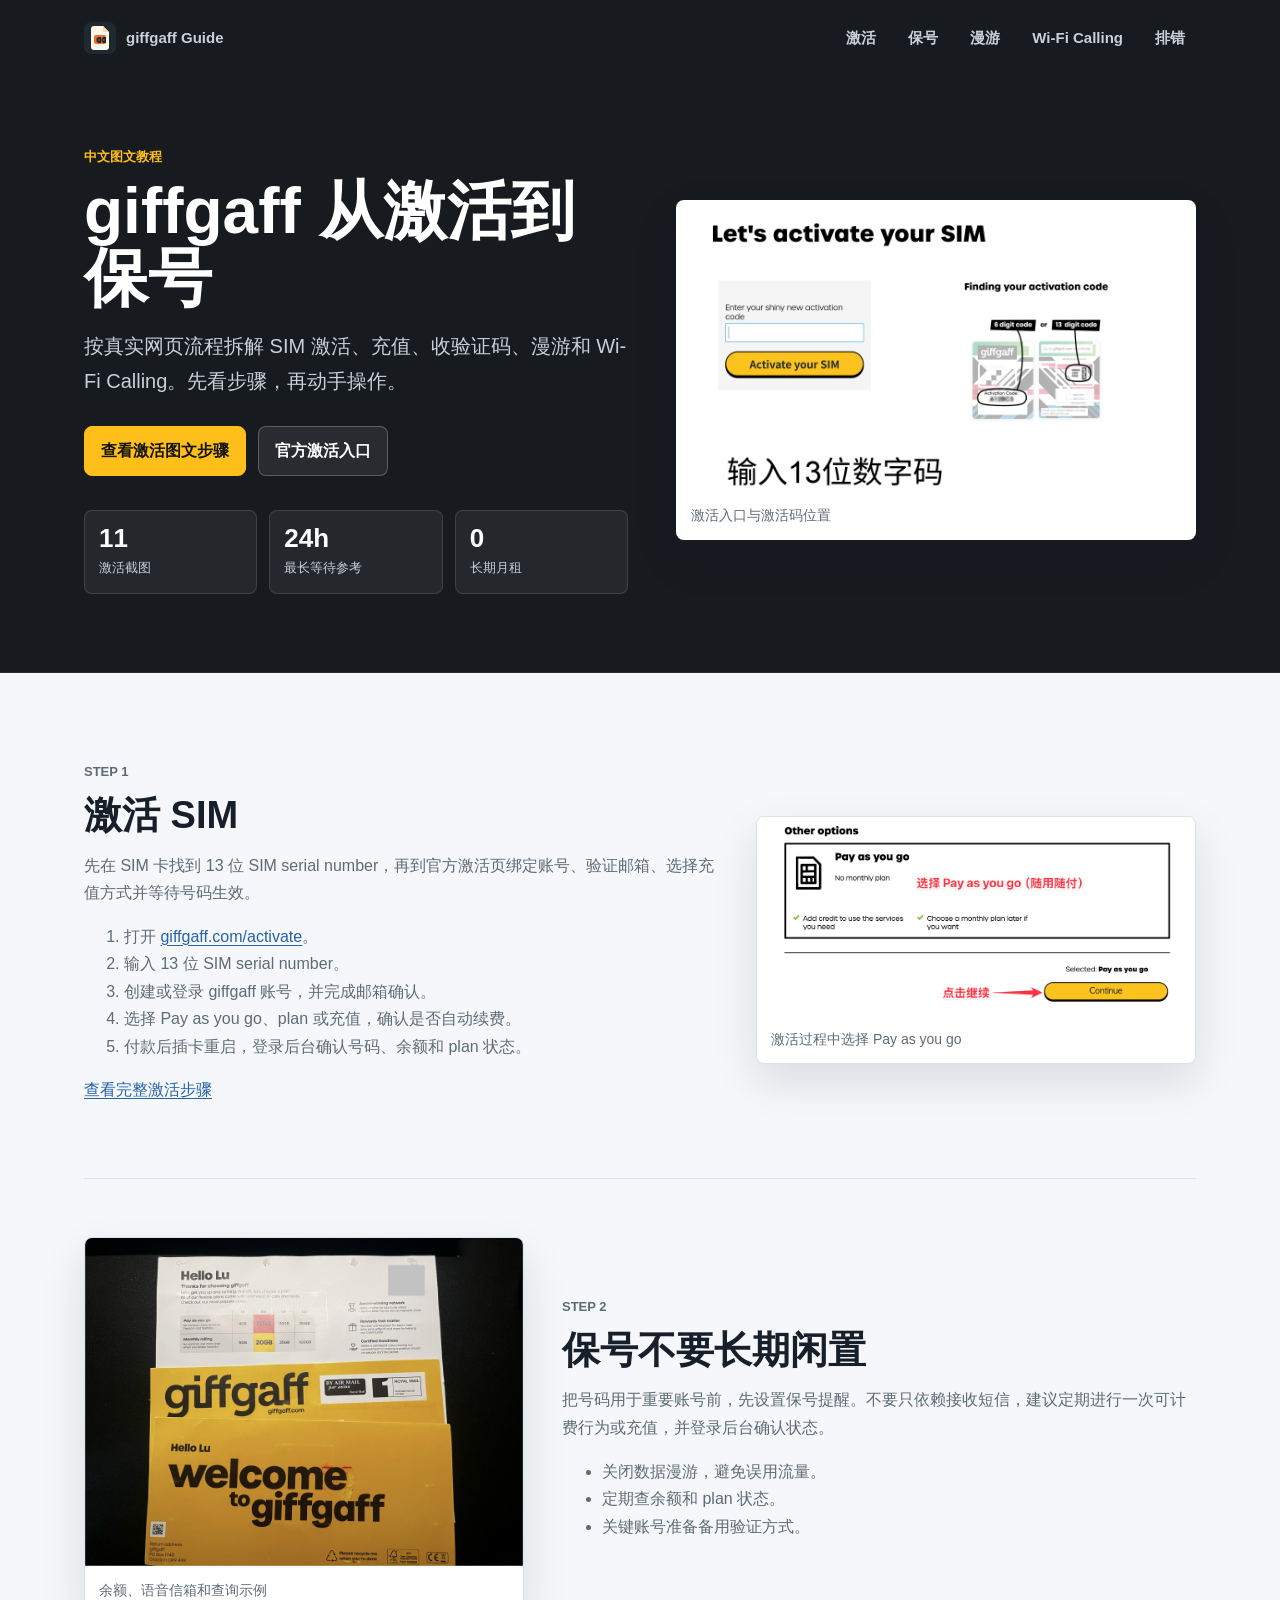
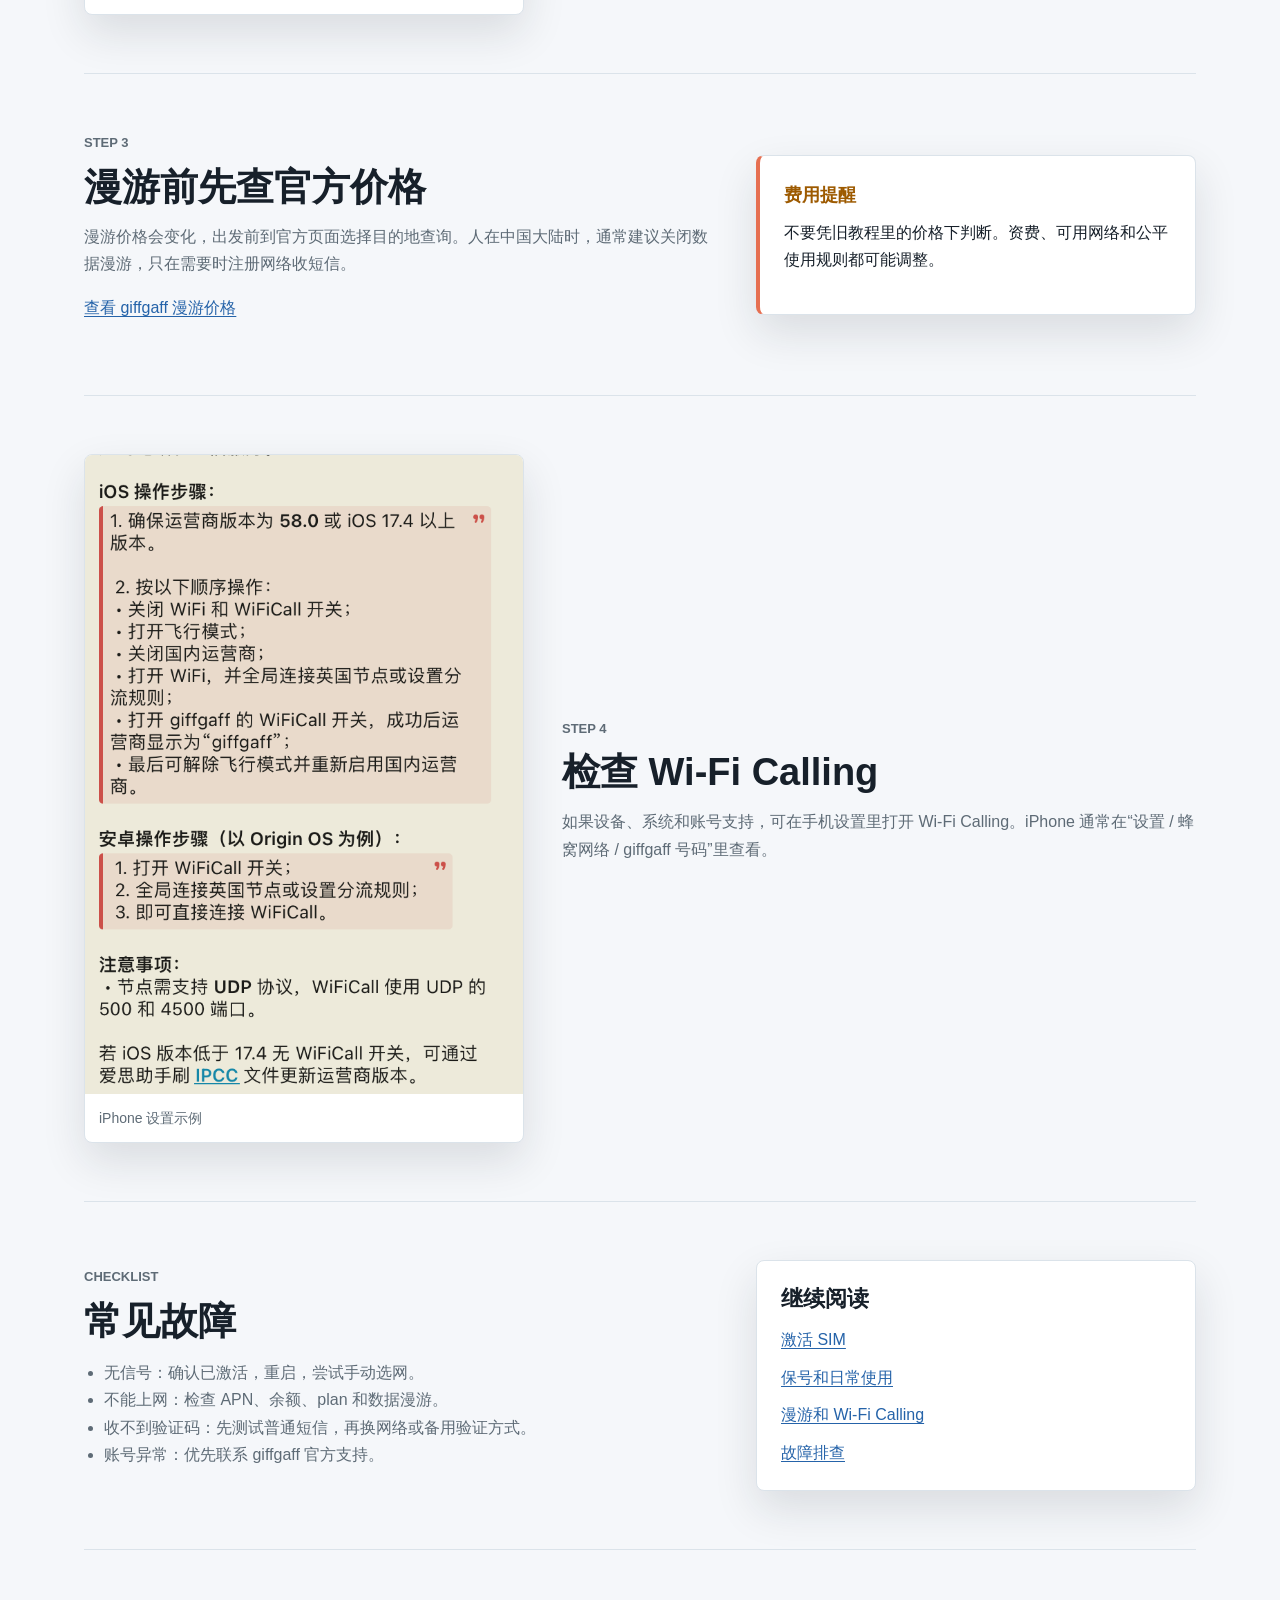
<file: index.html>
<!doctype html>
<html lang="zh-CN">
  <head>
    <meta charset="utf-8" />
    <meta name="viewport" content="width=device-width, initial-scale=1" />
    <title>giffgaff 中文使用教程</title>
    <link rel="icon" href="./assets/site-icon.svg" type="image/svg+xml" />
    <link rel="stylesheet" href="./styles.css" />
  </head>
  <body>
    <header class="site-header">
      <nav class="nav" aria-label="章节导航">
        <a class="brand" href="./index.html" aria-label="giffgaff 中文使用教程首页">
          <img src="./assets/site-icon.svg" alt="" />
          <span>giffgaff Guide</span>
        </a>
        <div class="nav-links">
          <a href="#activate">激活</a>
          <a href="#keep">保号</a>
          <a href="#roaming">漫游</a>
          <a href="#wifi">Wi-Fi Calling</a>
          <a href="#troubleshoot">排错</a>
        </div>
      </nav>
      <div class="hero">
        <div class="hero-copy">
          <p class="eyebrow">中文图文教程</p>
          <h1>giffgaff 从激活到保号</h1>
          <p class="lead">按真实网页流程拆解 SIM 激活、充值、收验证码、漫游和 Wi-Fi Calling。先看步骤，再动手操作。</p>
          <div class="actions">
            <a class="button primary" href="./docs/activation.html">查看激活图文步骤</a>
            <a class="button ghost" href="https://www.giffgaff.com/activate">官方激活入口</a>
          </div>
          <dl class="quick-facts" aria-label="教程要点">
            <div>
              <dt>11</dt>
              <dd>激活截图</dd>
            </div>
            <div>
              <dt>24h</dt>
              <dd>最长等待参考</dd>
            </div>
            <div>
              <dt>0</dt>
              <dd>长期月租</dd>
            </div>
          </dl>
        </div>
        <figure class="hero-visual">
          <img src="./assets/images/activation-step-01.png" alt="giffgaff 激活码输入页面截图" />
          <figcaption>激活入口与激活码位置</figcaption>
        </figure>
      </div>
    </header>

    <main>
      <section class="section" id="activate">
        <div class="section-copy">
          <p class="kicker">Step 1</p>
          <h2>激活 SIM</h2>
          <p>先在 SIM 卡找到 13 位 SIM serial number，再到官方激活页绑定账号、验证邮箱、选择充值方式并等待号码生效。</p>
          <ol>
            <li>打开 <a href="https://www.giffgaff.com/activate">giffgaff.com/activate</a>。</li>
            <li>输入 13 位 SIM serial number。</li>
            <li>创建或登录 giffgaff 账号，并完成邮箱确认。</li>
            <li>选择 Pay as you go、plan 或充值，确认是否自动续费。</li>
            <li>付款后插卡重启，登录后台确认号码、余额和 plan 状态。</li>
          </ol>
          <p><a href="./docs/activation.html">查看完整激活步骤</a></p>
        </div>
        <figure>
          <img src="./assets/images/activation-step-06.png" alt="giffgaff Pay as you go 选择页面截图" />
          <figcaption>激活过程中选择 Pay as you go</figcaption>
        </figure>
      </section>

      <section class="section alt" id="keep">
        <div class="section-copy">
          <p class="kicker">Step 2</p>
          <h2>保号不要长期闲置</h2>
          <p>把号码用于重要账号前，先设置保号提醒。不要只依赖接收短信，建议定期进行一次可计费行为或充值，并登录后台确认状态。</p>
          <ul>
            <li>关闭数据漫游，避免误用流量。</li>
            <li>定期查余额和 plan 状态。</li>
            <li>关键账号准备备用验证方式。</li>
          </ul>
        </div>
        <figure>
          <img src="./assets/images/voice-mail-and-balance.jpeg" alt="余额与语音信箱示例截图" />
          <figcaption>余额、语音信箱和查询示例</figcaption>
        </figure>
      </section>

      <section class="section" id="roaming">
        <div class="section-copy">
          <p class="kicker">Step 3</p>
          <h2>漫游前先查官方价格</h2>
          <p>漫游价格会变化，出发前到官方页面选择目的地查询。人在中国大陆时，通常建议关闭数据漫游，只在需要时注册网络收短信。</p>
          <p><a href="https://www.giffgaff.com/roaming-charges">查看 giffgaff 漫游价格</a></p>
        </div>
        <div class="note">
          <strong>费用提醒</strong>
          <p>不要凭旧教程里的价格下判断。资费、可用网络和公平使用规则都可能调整。</p>
        </div>
      </section>

      <section class="section alt" id="wifi">
        <div class="section-copy">
          <p class="kicker">Step 4</p>
          <h2>检查 Wi-Fi Calling</h2>
          <p>如果设备、系统和账号支持，可在手机设置里打开 Wi-Fi Calling。iPhone 通常在“设置 / 蜂窝网络 / giffgaff 号码”里查看。</p>
        </div>
        <figure class="phone">
          <img src="./assets/images/ios-wifi-calling-settings.png" alt="iPhone Wi-Fi Calling 设置截图" />
          <figcaption>iPhone 设置示例</figcaption>
        </figure>
      </section>

      <section class="section" id="troubleshoot">
        <div class="section-copy">
          <p class="kicker">Checklist</p>
          <h2>常见故障</h2>
          <ul class="checklist">
            <li>无信号：确认已激活，重启，尝试手动选网。</li>
            <li>不能上网：检查 APN、余额、plan 和数据漫游。</li>
            <li>收不到验证码：先测试普通短信，再换网络或备用验证方式。</li>
            <li>账号异常：优先联系 giffgaff 官方支持。</li>
          </ul>
        </div>
        <div class="links-panel">
          <h3>继续阅读</h3>
          <a href="./docs/activation.html">激活 SIM</a>
          <a href="./docs/keep-number.html">保号和日常使用</a>
          <a href="./docs/roaming-and-wifi-calling.html">漫游和 Wi-Fi Calling</a>
          <a href="./docs/troubleshooting.html">故障排查</a>
        </div>
      </section>
    </main>
  </body>
</html>
</file>
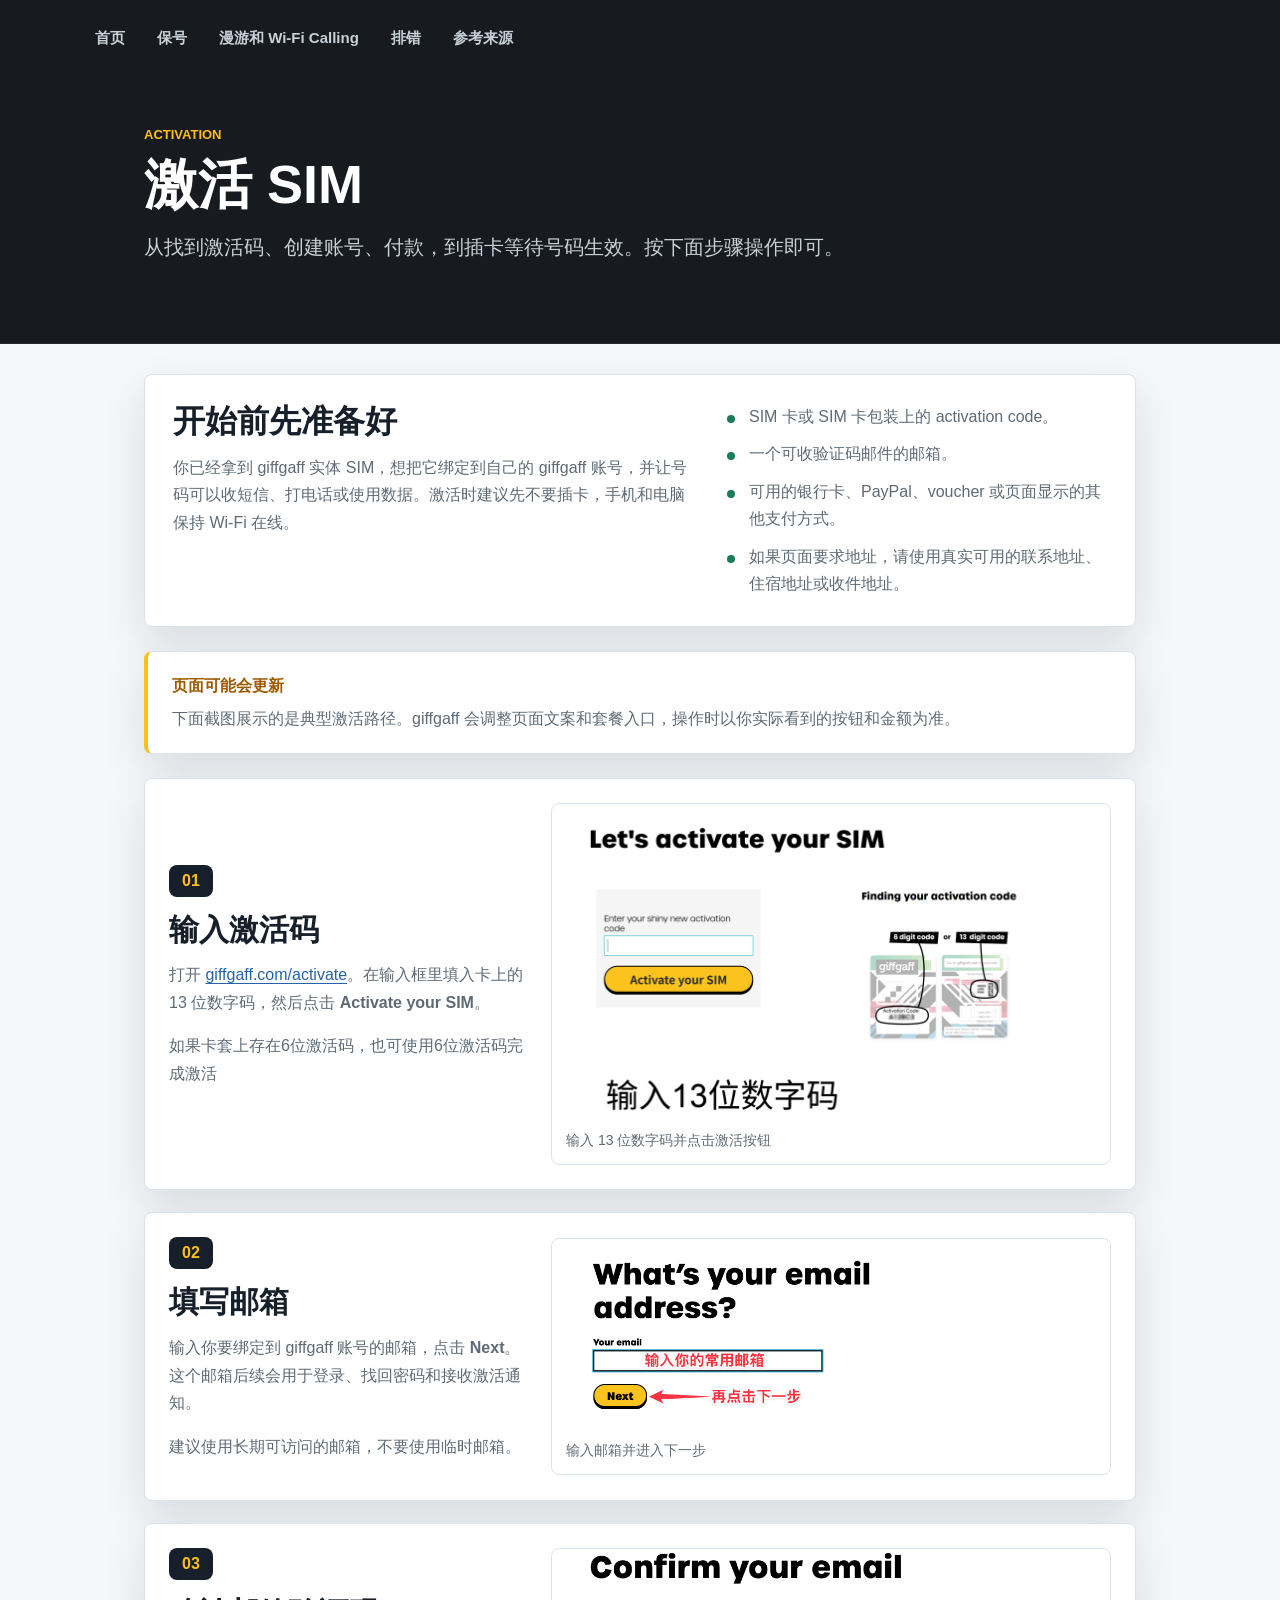
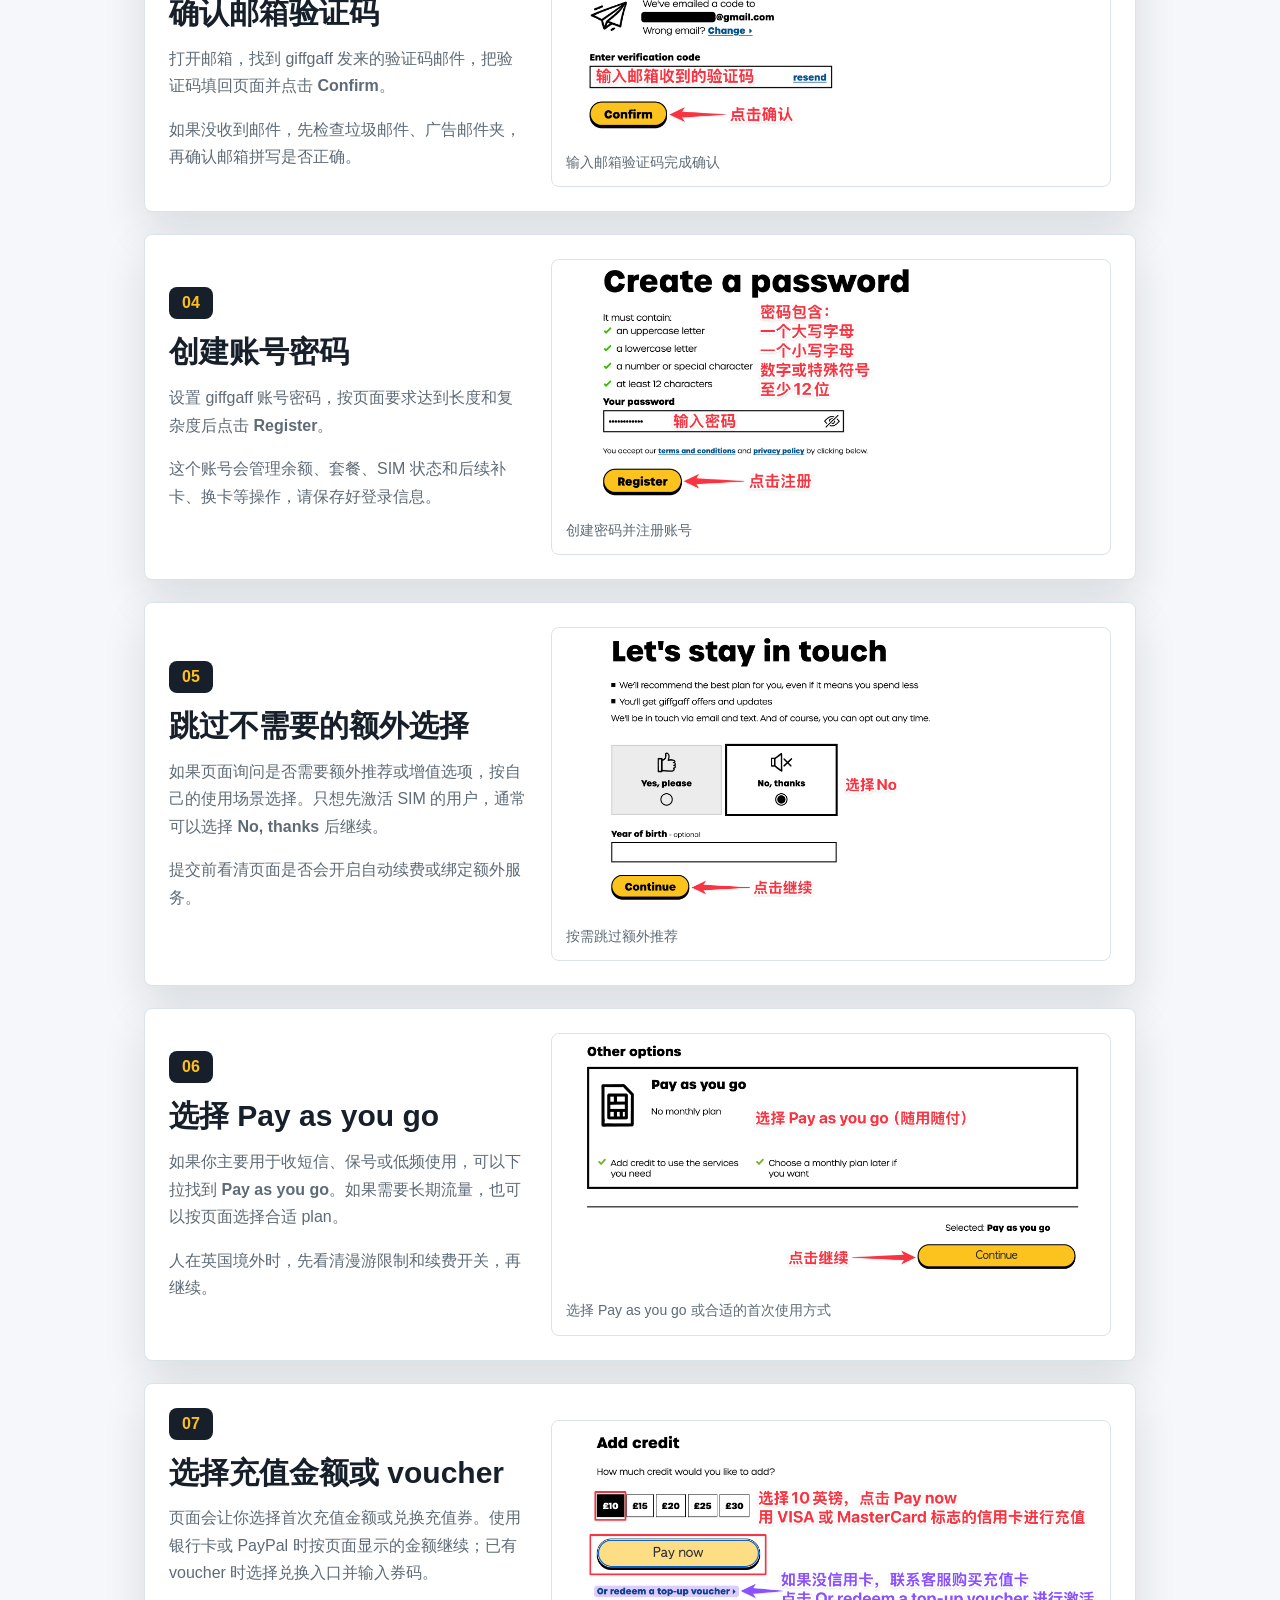
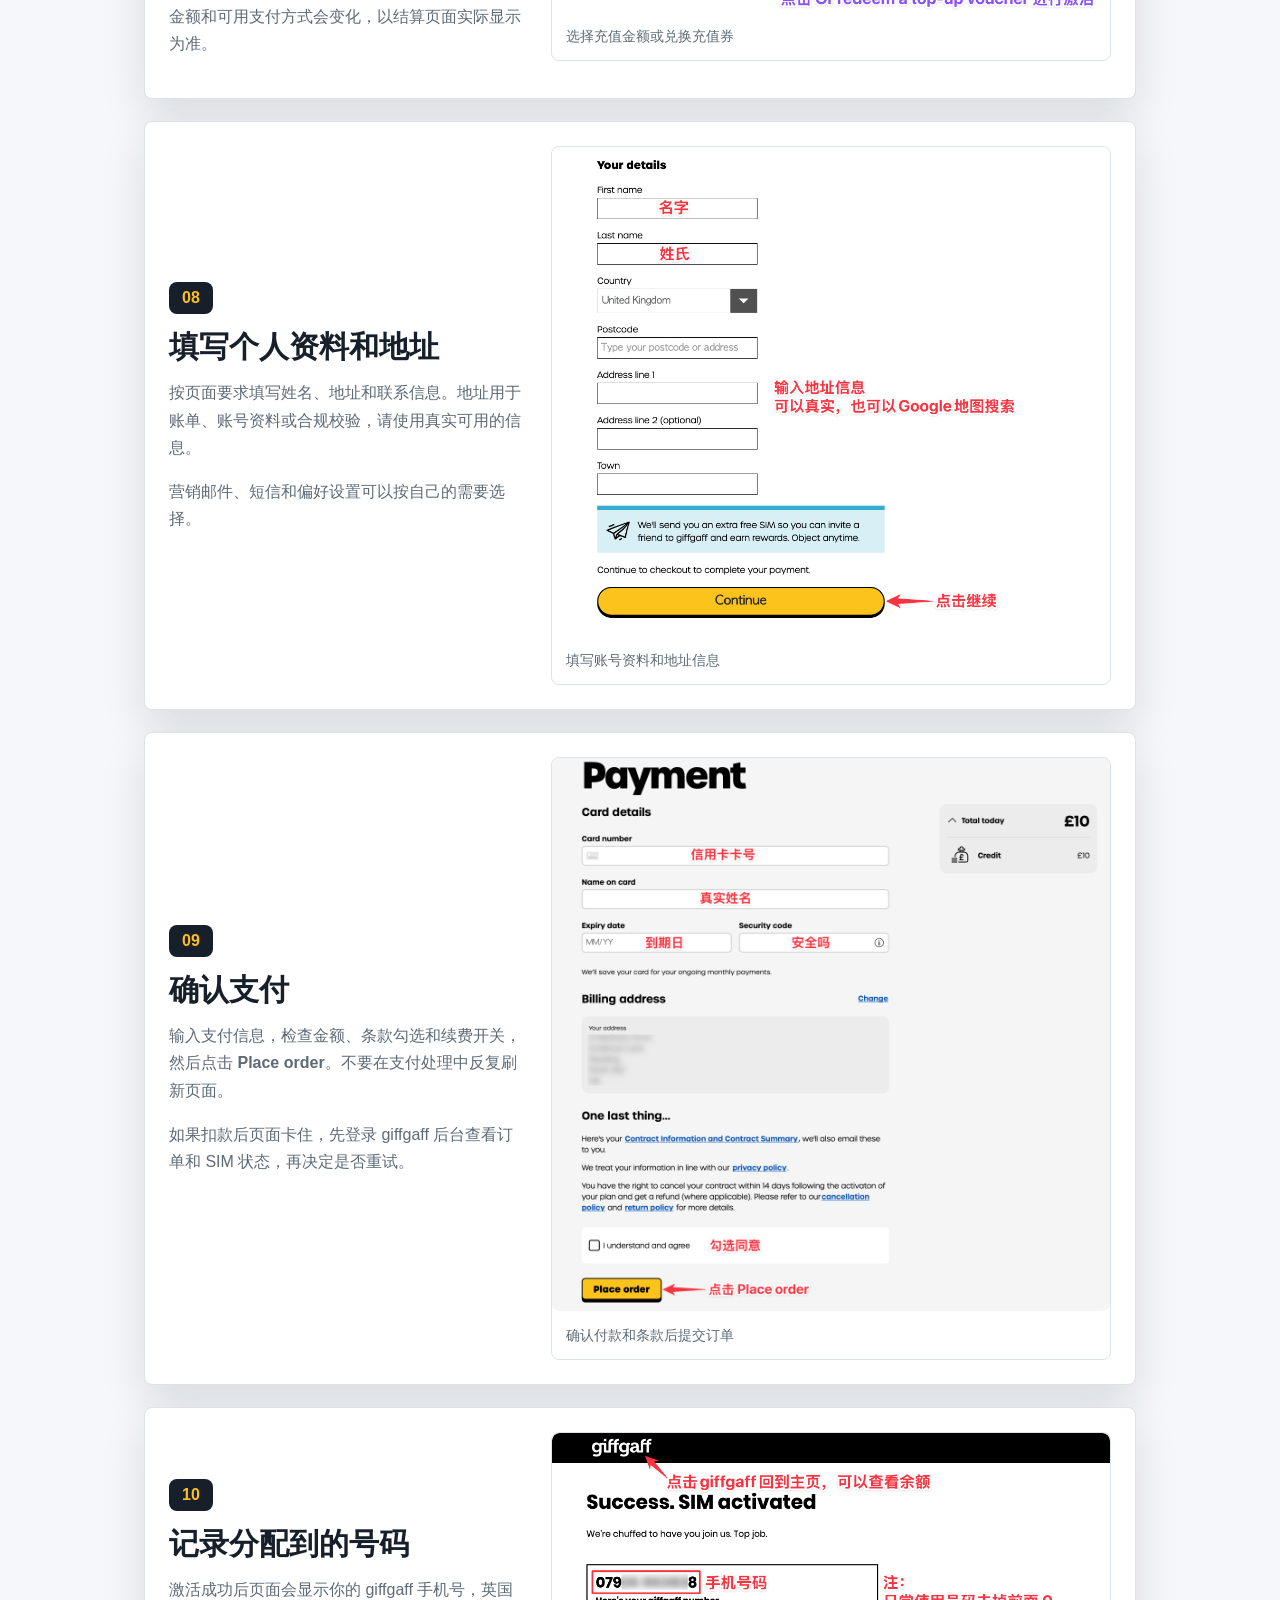
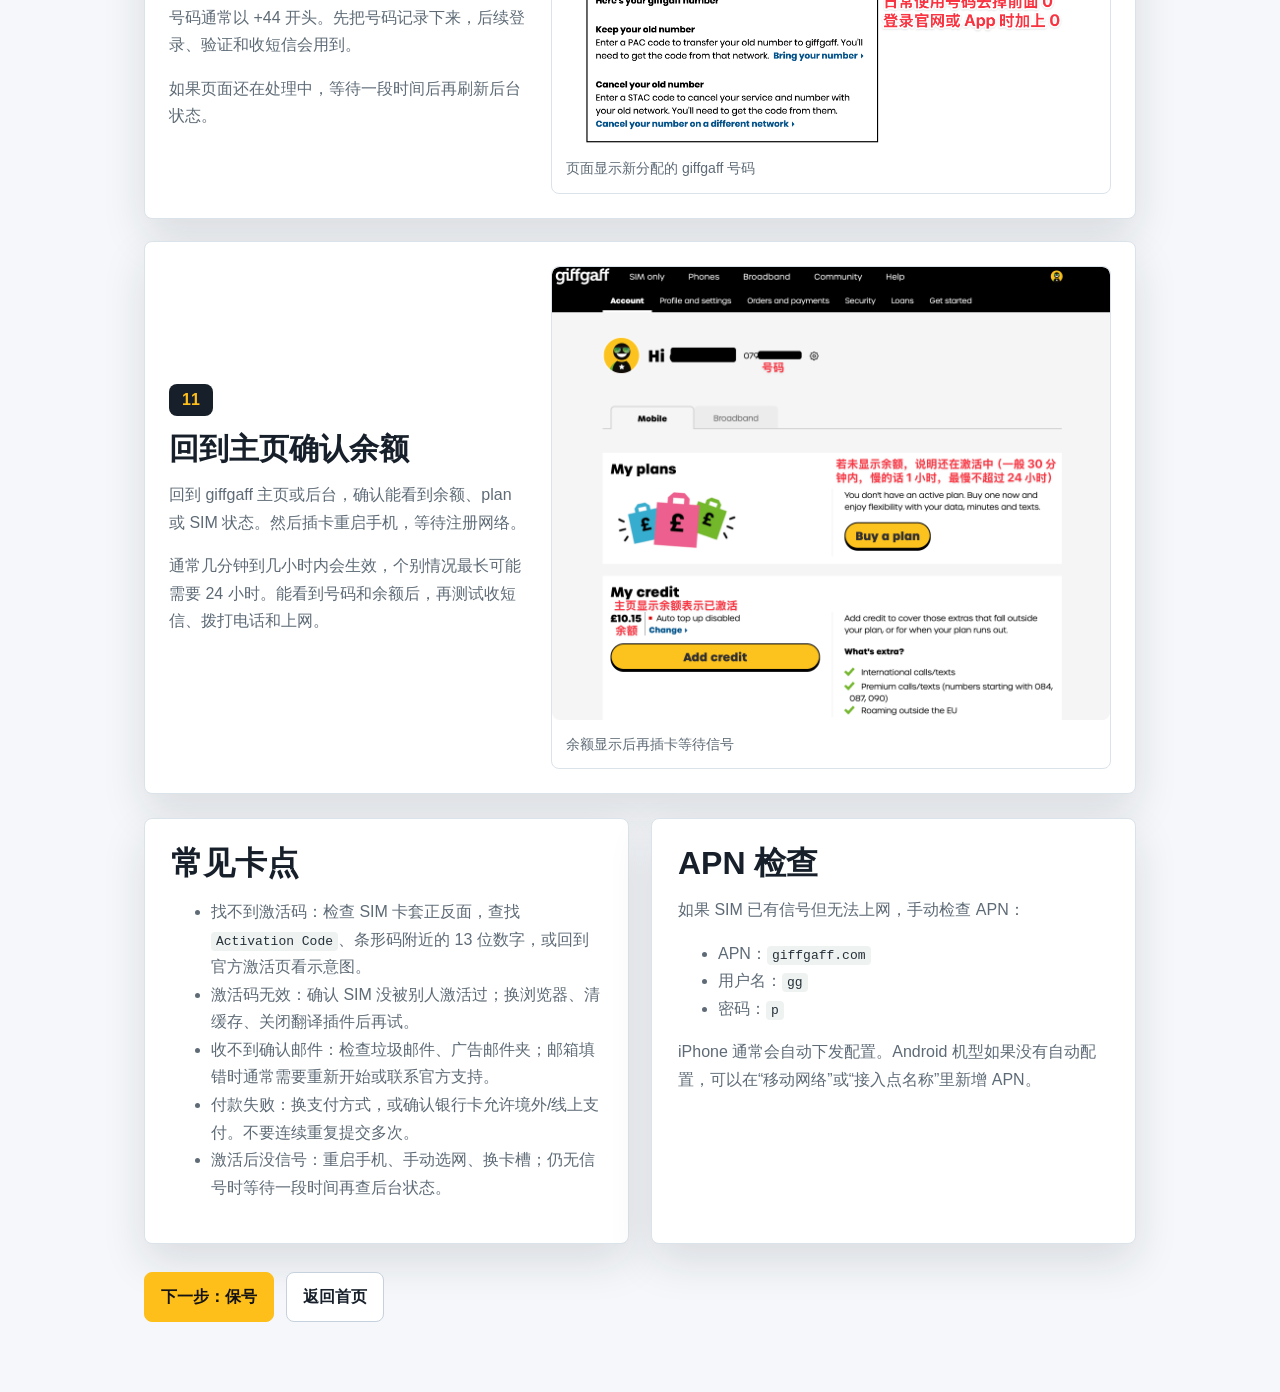
<file: docs/activation.html>
<!doctype html>
<html lang="zh-CN">
  <head>
    <meta charset="utf-8" />
    <meta name="viewport" content="width=device-width, initial-scale=1" />
    <title>激活 SIM - giffgaff 中文使用教程</title>
    <link rel="icon" href="../assets/site-icon.svg" type="image/svg+xml" />
    <link rel="stylesheet" href="../styles.css" />
  </head>
  <body>
    <header class="doc-header">
      <nav class="doc-nav" aria-label="文档导航">
        <a href="../index.html">首页</a>
        <a href="./keep-number.html">保号</a>
        <a href="./roaming-and-wifi-calling.html">漫游和 Wi-Fi Calling</a>
        <a href="./troubleshooting.html">排错</a>
        <a href="./references.html">参考来源</a>
      </nav>
      <div class="doc-title">
        <p class="eyebrow">Activation</p>
        <h1>激活 SIM</h1>
        <p class="lead">从找到激活码、创建账号、付款，到插卡等待号码生效。按下面步骤操作即可。</p>
      </div>
    </header>

    <main class="doc-main">
      <article class="activation-guide">
        <section class="doc-intro">
          <div>
            <h2>开始前先准备好</h2>
            <p>你已经拿到 giffgaff 实体 SIM，想把它绑定到自己的 giffgaff 账号，并让号码可以收短信、打电话或使用数据。激活时建议先不要插卡，手机和电脑保持 Wi-Fi 在线。</p>
          </div>
          <ul class="prep-list">
            <li>SIM 卡或 SIM 卡包装上的 activation code。</li>
            <li>一个可收验证码邮件的邮箱。</li>
            <li>可用的银行卡、PayPal、voucher 或页面显示的其他支付方式。</li>
            <li>如果页面要求地址，请使用真实可用的联系地址、住宿地址或收件地址。</li>
          </ul>
        </section>

        <section class="notice-band">
          <strong>页面可能会更新</strong>
          <p>下面截图展示的是典型激活路径。giffgaff 会调整页面文案和套餐入口，操作时以你实际看到的按钮和金额为准。</p>
        </section>

        <section class="activation-steps" aria-label="giffgaff 激活步骤">
          <section class="step-card" id="step-1">
            <div class="step-copy">
              <span class="step-number">01</span>
              <h2>输入激活码</h2>
              <p>打开 <a href="https://www.giffgaff.com/activate">giffgaff.com/activate</a>。在输入框里填入卡上的 13 位数字码，然后点击 <strong>Activate your SIM</strong>。</p>
              <p>如果卡套上存在6位激活码，也可使用6位激活码完成激活</p>
            </div>
            <figure class="step-shot">
              <img src="../assets/images/activation-step-01.png" alt="giffgaff 激活码输入页面和激活码位置截图" />
              <figcaption>输入 13 位数字码并点击激活按钮</figcaption>
            </figure>
          </section>

          <section class="step-card" id="step-2">
            <div class="step-copy">
              <span class="step-number">02</span>
              <h2>填写邮箱</h2>
              <p>输入你要绑定到 giffgaff 账号的邮箱，点击 <strong>Next</strong>。这个邮箱后续会用于登录、找回密码和接收激活通知。</p>
              <p>建议使用长期可访问的邮箱，不要使用临时邮箱。</p>
            </div>
            <figure class="step-shot">
              <img src="../assets/images/activation-step-02.png" alt="giffgaff 输入邮箱页面截图" />
              <figcaption>输入邮箱并进入下一步</figcaption>
            </figure>
          </section>

          <section class="step-card" id="step-3">
            <div class="step-copy">
              <span class="step-number">03</span>
              <h2>确认邮箱验证码</h2>
              <p>打开邮箱，找到 giffgaff 发来的验证码邮件，把验证码填回页面并点击 <strong>Confirm</strong>。</p>
              <p>如果没收到邮件，先检查垃圾邮件、广告邮件夹，再确认邮箱拼写是否正确。</p>
            </div>
            <figure class="step-shot">
              <img src="../assets/images/activation-step-03.png" alt="giffgaff 邮箱验证码确认页面截图" />
              <figcaption>输入邮箱验证码完成确认</figcaption>
            </figure>
          </section>

          <section class="step-card" id="step-4">
            <div class="step-copy">
              <span class="step-number">04</span>
              <h2>创建账号密码</h2>
              <p>设置 giffgaff 账号密码，按页面要求达到长度和复杂度后点击 <strong>Register</strong>。</p>
              <p>这个账号会管理余额、套餐、SIM 状态和后续补卡、换卡等操作，请保存好登录信息。</p>
            </div>
            <figure class="step-shot">
              <img src="../assets/images/activation-step-04.png" alt="giffgaff 创建密码注册页面截图" />
              <figcaption>创建密码并注册账号</figcaption>
            </figure>
          </section>

          <section class="step-card" id="step-5">
            <div class="step-copy">
              <span class="step-number">05</span>
              <h2>跳过不需要的额外选择</h2>
              <p>如果页面询问是否需要额外推荐或增值选项，按自己的使用场景选择。只想先激活 SIM 的用户，通常可以选择 <strong>No, thanks</strong> 后继续。</p>
              <p>提交前看清页面是否会开启自动续费或绑定额外服务。</p>
            </div>
            <figure class="step-shot">
              <img src="../assets/images/activation-step-05.png" alt="giffgaff 额外选项选择页面截图" />
              <figcaption>按需跳过额外推荐</figcaption>
            </figure>
          </section>

          <section class="step-card" id="step-6">
            <div class="step-copy">
              <span class="step-number">06</span>
              <h2>选择 Pay as you go</h2>
              <p>如果你主要用于收短信、保号或低频使用，可以下拉找到 <strong>Pay as you go</strong>。如果需要长期流量，也可以按页面选择合适 plan。</p>
              <p>人在英国境外时，先看清漫游限制和续费开关，再继续。</p>
            </div>
            <figure class="step-shot">
              <img src="../assets/images/activation-step-06.png" alt="giffgaff Pay as you go 选择页面截图" />
              <figcaption>选择 Pay as you go 或合适的首次使用方式</figcaption>
            </figure>
          </section>

          <section class="step-card" id="step-7">
            <div class="step-copy">
              <span class="step-number">07</span>
              <h2>选择充值金额或 voucher</h2>
              <p>页面会让你选择首次充值金额或兑换充值券。使用银行卡或 PayPal 时按页面显示的金额继续；已有 voucher 时选择兑换入口并输入券码。</p>
              <p>金额和可用支付方式会变化，以结算页面实际显示为准。</p>
            </div>
            <figure class="step-shot">
              <img src="../assets/images/activation-step-07.png" alt="giffgaff 充值金额和 voucher 入口页面截图" />
              <figcaption>选择充值金额或兑换充值券</figcaption>
            </figure>
          </section>

          <section class="step-card" id="step-8">
            <div class="step-copy">
              <span class="step-number">08</span>
              <h2>填写个人资料和地址</h2>
              <p>按页面要求填写姓名、地址和联系信息。地址用于账单、账号资料或合规校验，请使用真实可用的信息。</p>
              <p>营销邮件、短信和偏好设置可以按自己的需要选择。</p>
            </div>
            <figure class="step-shot">
              <img src="../assets/images/activation-step-08.png" alt="giffgaff 个人资料和地址填写页面截图" />
              <figcaption>填写账号资料和地址信息</figcaption>
            </figure>
          </section>

          <section class="step-card" id="step-9">
            <div class="step-copy">
              <span class="step-number">09</span>
              <h2>确认支付</h2>
              <p>输入支付信息，检查金额、条款勾选和续费开关，然后点击 <strong>Place order</strong>。不要在支付处理中反复刷新页面。</p>
              <p>如果扣款后页面卡住，先登录 giffgaff 后台查看订单和 SIM 状态，再决定是否重试。</p>
            </div>
            <figure class="step-shot">
              <img src="../assets/images/activation-step-09.png" alt="giffgaff 支付确认页面截图" />
              <figcaption>确认付款和条款后提交订单</figcaption>
            </figure>
          </section>

          <section class="step-card" id="step-10">
            <div class="step-copy">
              <span class="step-number">10</span>
              <h2>记录分配到的号码</h2>
              <p>激活成功后页面会显示你的 giffgaff 手机号，英国号码通常以 +44 开头。先把号码记录下来，后续登录、验证和收短信会用到。</p>
              <p>如果页面还在处理中，等待一段时间后再刷新后台状态。</p>
            </div>
            <figure class="step-shot">
              <img src="../assets/images/activation-step-10.png" alt="giffgaff 激活成功显示手机号页面截图" />
              <figcaption>页面显示新分配的 giffgaff 号码</figcaption>
            </figure>
          </section>

          <section class="step-card" id="step-11">
            <div class="step-copy">
              <span class="step-number">11</span>
              <h2>回到主页确认余额</h2>
              <p>回到 giffgaff 主页或后台，确认能看到余额、plan 或 SIM 状态。然后插卡重启手机，等待注册网络。</p>
              <p>通常几分钟到几小时内会生效，个别情况最长可能需要 24 小时。能看到号码和余额后，再测试收短信、拨打电话和上网。</p>
            </div>
            <figure class="step-shot">
              <img src="../assets/images/activation-step-11.png" alt="giffgaff 主页余额显示页面截图" />
              <figcaption>余额显示后再插卡等待信号</figcaption>
            </figure>
          </section>
        </section>

        <section class="support-grid" aria-label="激活后检查">
          <div>
            <h2>常见卡点</h2>
            <ul>
              <li>找不到激活码：检查 SIM 卡套正反面，查找 <code>Activation Code</code>、条形码附近的 13 位数字，或回到官方激活页看示意图。</li>
              <li>激活码无效：确认 SIM 没被别人激活过；换浏览器、清缓存、关闭翻译插件后再试。</li>
              <li>收不到确认邮件：检查垃圾邮件、广告邮件夹；邮箱填错时通常需要重新开始或联系官方支持。</li>
              <li>付款失败：换支付方式，或确认银行卡允许境外/线上支付。不要连续重复提交多次。</li>
              <li>激活后没信号：重启手机、手动选网、换卡槽；仍无信号时等待一段时间再查后台状态。</li>
            </ul>
          </div>
          <div>
            <h2>APN 检查</h2>
            <p>如果 SIM 已有信号但无法上网，手动检查 APN：</p>
            <ul>
              <li>APN：<code>giffgaff.com</code></li>
              <li>用户名：<code>gg</code></li>
              <li>密码：<code>p</code></li>
            </ul>
            <p>iPhone 通常会自动下发配置。Android 机型如果没有自动配置，可以在“移动网络”或“接入点名称”里新增 APN。</p>
          </div>
        </section>

        <div class="next-links">
          <a class="button primary" href="./keep-number.html">下一步：保号</a>
          <a class="button" href="../index.html">返回首页</a>
        </div>
      </article>
    </main>
  </body>
</html>
</file>
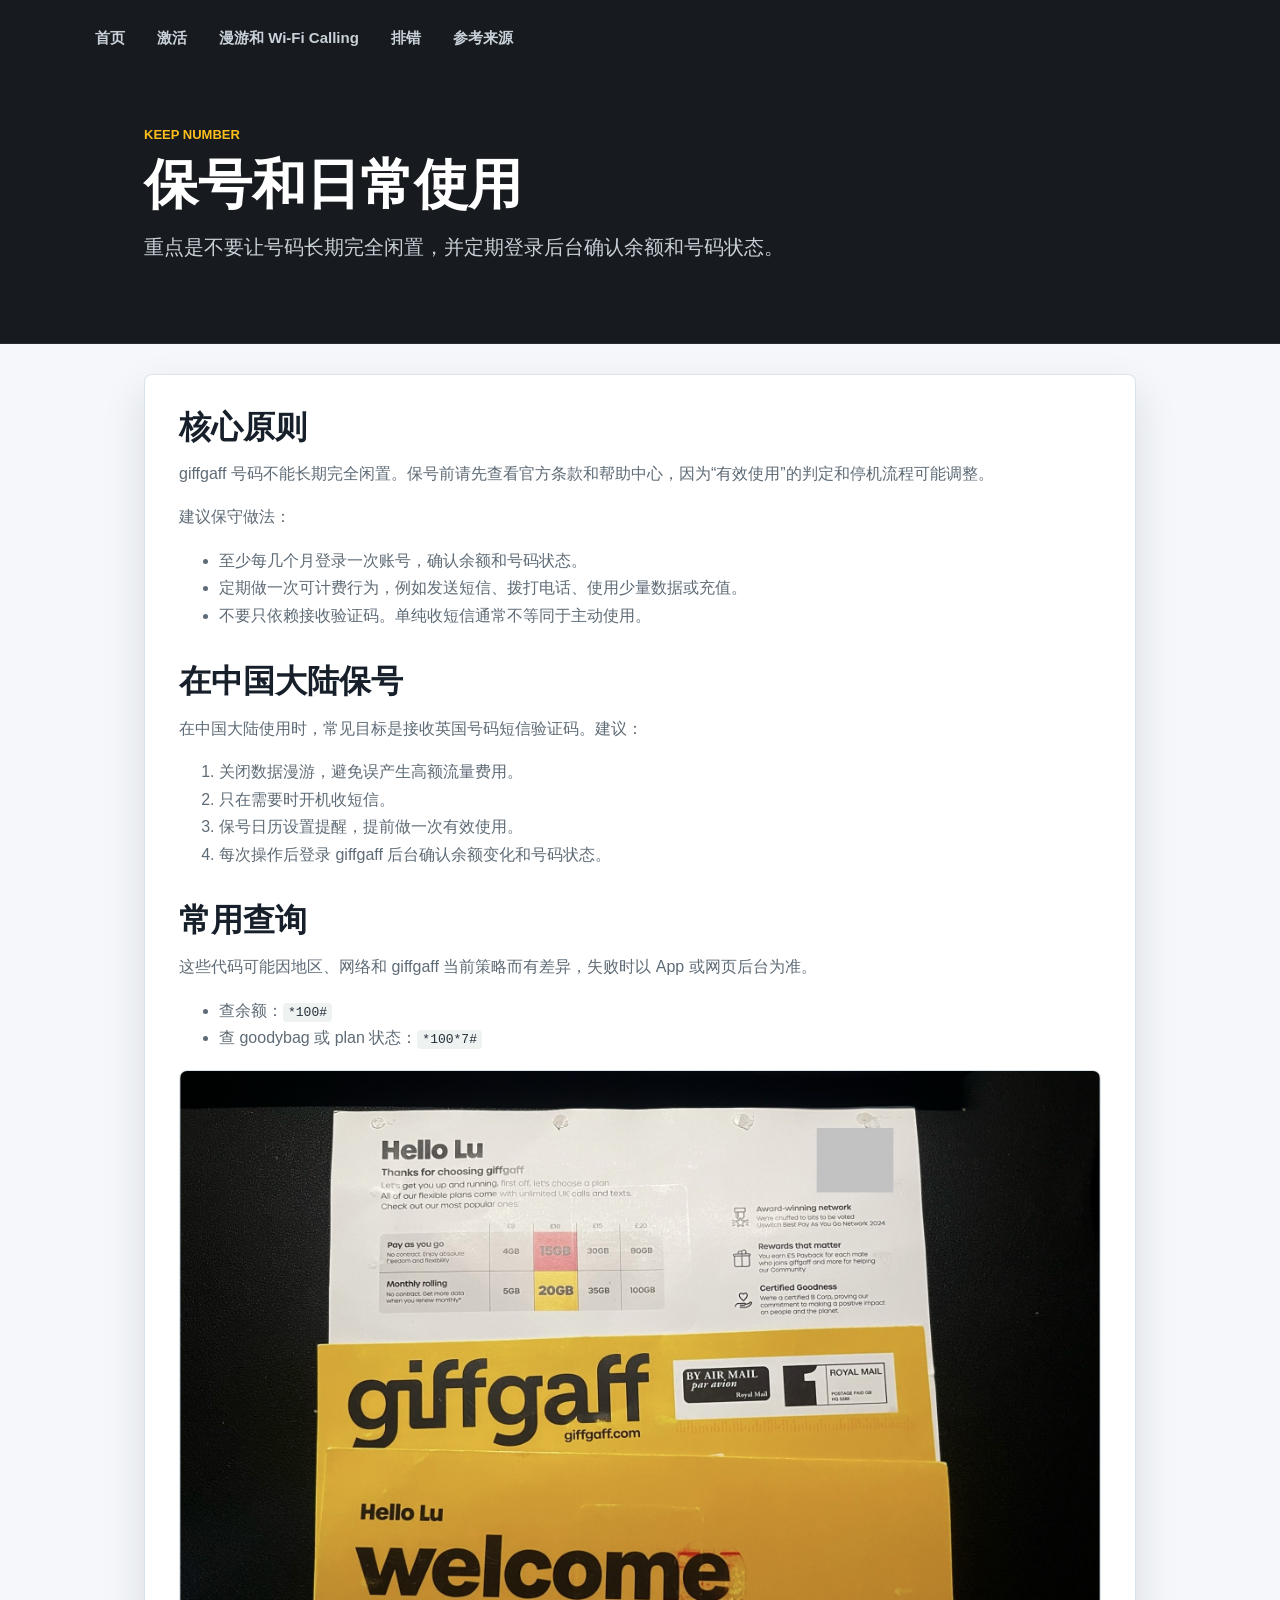
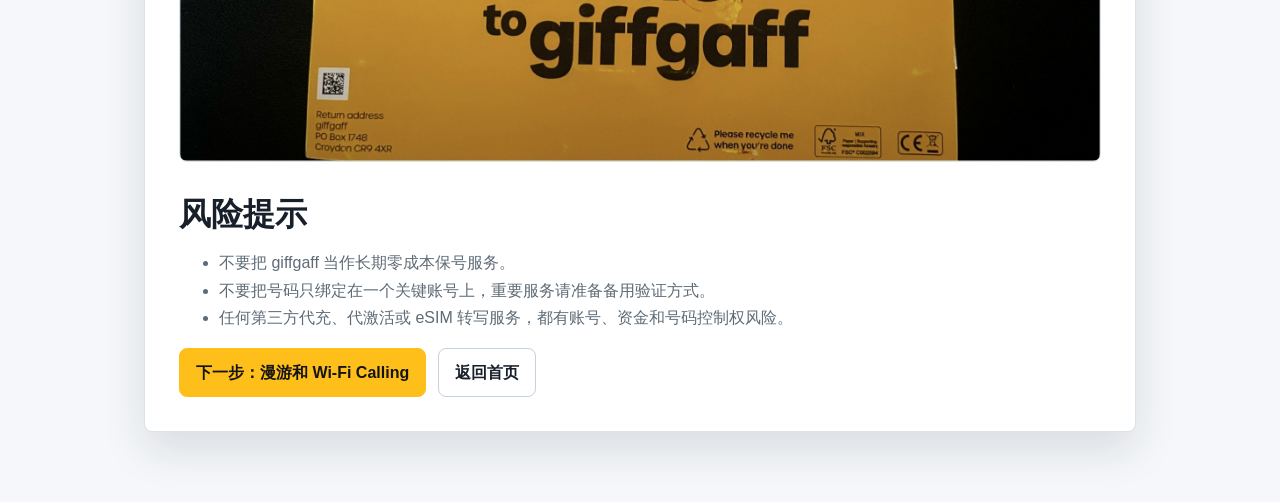
<file: docs/keep-number.html>
<!doctype html>
<html lang="zh-CN">
  <head>
    <meta charset="utf-8" />
    <meta name="viewport" content="width=device-width, initial-scale=1" />
    <title>保号和日常使用 - giffgaff 中文使用教程</title>
    <link rel="icon" href="../assets/site-icon.svg" type="image/svg+xml" />
    <link rel="stylesheet" href="../styles.css" />
  </head>
  <body>
    <header class="doc-header">
      <nav class="doc-nav" aria-label="文档导航">
        <a href="../index.html">首页</a>
        <a href="./activation.html">激活</a>
        <a href="./roaming-and-wifi-calling.html">漫游和 Wi-Fi Calling</a>
        <a href="./troubleshooting.html">排错</a>
        <a href="./references.html">参考来源</a>
      </nav>
      <div class="doc-title">
        <p class="eyebrow">Keep Number</p>
        <h1>保号和日常使用</h1>
        <p class="lead">重点是不要让号码长期完全闲置，并定期登录后台确认余额和号码状态。</p>
      </div>
    </header>

    <main class="doc-main">
      <article>
        <h2>核心原则</h2>
        <p>giffgaff 号码不能长期完全闲置。保号前请先查看官方条款和帮助中心，因为“有效使用”的判定和停机流程可能调整。</p>
        <p>建议保守做法：</p>
        <ul>
          <li>至少每几个月登录一次账号，确认余额和号码状态。</li>
          <li>定期做一次可计费行为，例如发送短信、拨打电话、使用少量数据或充值。</li>
          <li>不要只依赖接收验证码。单纯收短信通常不等同于主动使用。</li>
        </ul>

        <h2>在中国大陆保号</h2>
        <p>在中国大陆使用时，常见目标是接收英国号码短信验证码。建议：</p>
        <ol>
          <li>关闭数据漫游，避免误产生高额流量费用。</li>
          <li>只在需要时开机收短信。</li>
          <li>保号日历设置提醒，提前做一次有效使用。</li>
          <li>每次操作后登录 giffgaff 后台确认余额变化和号码状态。</li>
        </ol>

        <h2>常用查询</h2>
        <p>这些代码可能因地区、网络和 giffgaff 当前策略而有差异，失败时以 App 或网页后台为准。</p>
        <ul>
          <li>查余额：<code>*100#</code></li>
          <li>查 goodybag 或 plan 状态：<code>*100*7#</code></li>
        </ul>
        <img src="../assets/images/voice-mail-and-balance.jpeg" alt="余额和语音信箱示例" />

        <h2>风险提示</h2>
        <ul>
          <li>不要把 giffgaff 当作长期零成本保号服务。</li>
          <li>不要把号码只绑定在一个关键账号上，重要服务请准备备用验证方式。</li>
          <li>任何第三方代充、代激活或 eSIM 转写服务，都有账号、资金和号码控制权风险。</li>
        </ul>

        <div class="next-links">
          <a class="button primary" href="./roaming-and-wifi-calling.html">下一步：漫游和 Wi-Fi Calling</a>
          <a class="button" href="../index.html">返回首页</a>
        </div>
      </article>
    </main>
  </body>
</html>
</file>
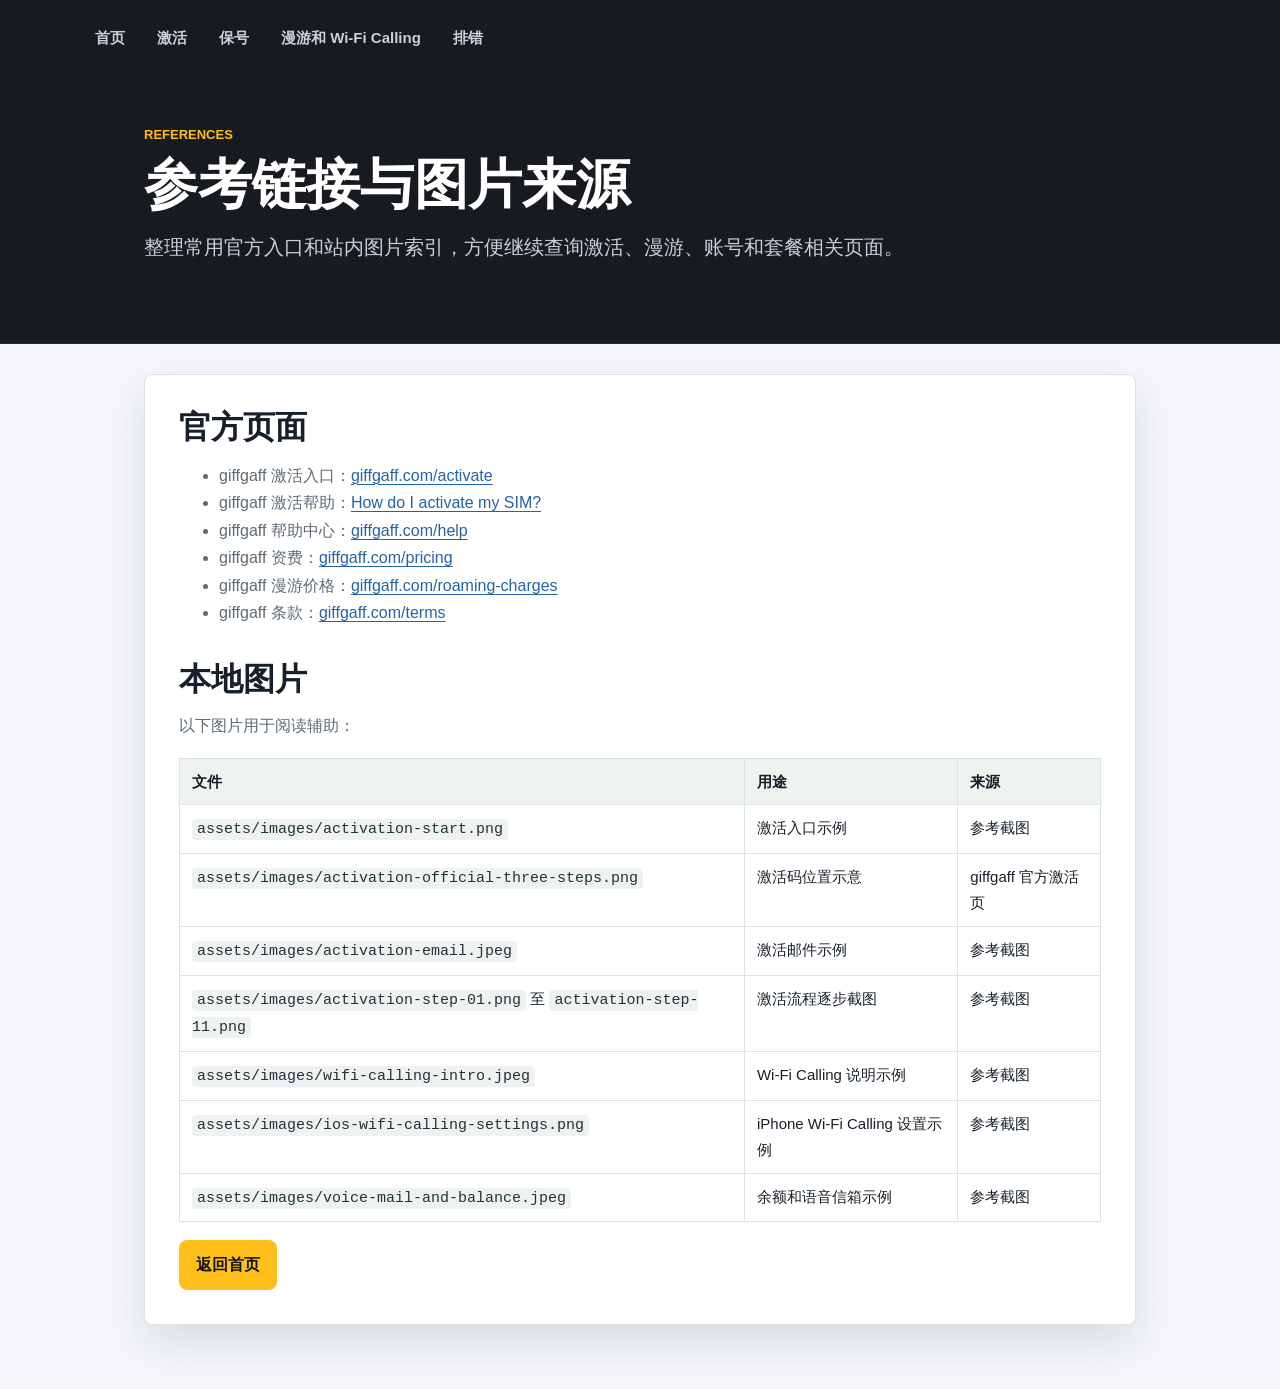
<file: docs/references.html>
<!doctype html>
<html lang="zh-CN">
  <head>
    <meta charset="utf-8" />
    <meta name="viewport" content="width=device-width, initial-scale=1" />
    <title>参考链接与图片来源 - giffgaff 中文使用教程</title>
    <link rel="icon" href="../assets/site-icon.svg" type="image/svg+xml" />
    <link rel="stylesheet" href="../styles.css" />
  </head>
  <body>
    <header class="doc-header">
      <nav class="doc-nav" aria-label="文档导航">
        <a href="../index.html">首页</a>
        <a href="./activation.html">激活</a>
        <a href="./keep-number.html">保号</a>
        <a href="./roaming-and-wifi-calling.html">漫游和 Wi-Fi Calling</a>
        <a href="./troubleshooting.html">排错</a>
      </nav>
      <div class="doc-title">
        <p class="eyebrow">References</p>
        <h1>参考链接与图片来源</h1>
        <p class="lead">整理常用官方入口和站内图片索引，方便继续查询激活、漫游、账号和套餐相关页面。</p>
      </div>
    </header>

    <main class="doc-main">
      <article>
        <h2>官方页面</h2>
        <ul>
          <li>giffgaff 激活入口：<a href="https://www.giffgaff.com/activate">giffgaff.com/activate</a></li>
          <li>giffgaff 激活帮助：<a href="https://www.giffgaff.com/help/articles/how-do-i-activate-my-sim">How do I activate my SIM?</a></li>
          <li>giffgaff 帮助中心：<a href="https://www.giffgaff.com/help">giffgaff.com/help</a></li>
          <li>giffgaff 资费：<a href="https://www.giffgaff.com/pricing">giffgaff.com/pricing</a></li>
          <li>giffgaff 漫游价格：<a href="https://www.giffgaff.com/roaming-charges">giffgaff.com/roaming-charges</a></li>
          <li>giffgaff 条款：<a href="https://www.giffgaff.com/terms">giffgaff.com/terms</a></li>
        </ul>

        <h2>本地图片</h2>
        <p>以下图片用于阅读辅助：</p>
        <table>
          <thead>
            <tr>
              <th>文件</th>
              <th>用途</th>
              <th>来源</th>
            </tr>
          </thead>
          <tbody>
            <tr>
              <td><code>assets/images/activation-start.png</code></td>
              <td>激活入口示例</td>
              <td>参考截图</td>
            </tr>
            <tr>
              <td><code>assets/images/activation-official-three-steps.png</code></td>
              <td>激活码位置示意</td>
              <td>giffgaff 官方激活页</td>
            </tr>
            <tr>
              <td><code>assets/images/activation-email.jpeg</code></td>
              <td>激活邮件示例</td>
              <td>参考截图</td>
            </tr>
            <tr>
              <td><code>assets/images/activation-step-01.png</code> 至 <code>activation-step-11.png</code></td>
              <td>激活流程逐步截图</td>
              <td>参考截图</td>
            </tr>
            <tr>
              <td><code>assets/images/wifi-calling-intro.jpeg</code></td>
              <td>Wi-Fi Calling 说明示例</td>
              <td>参考截图</td>
            </tr>
            <tr>
              <td><code>assets/images/ios-wifi-calling-settings.png</code></td>
              <td>iPhone Wi-Fi Calling 设置示例</td>
              <td>参考截图</td>
            </tr>
            <tr>
              <td><code>assets/images/voice-mail-and-balance.jpeg</code></td>
              <td>余额和语音信箱示例</td>
              <td>参考截图</td>
            </tr>
          </tbody>
        </table>
        <div class="next-links">
          <a class="button primary" href="../index.html">返回首页</a>
        </div>
      </article>
    </main>
  </body>
</html>
</file>
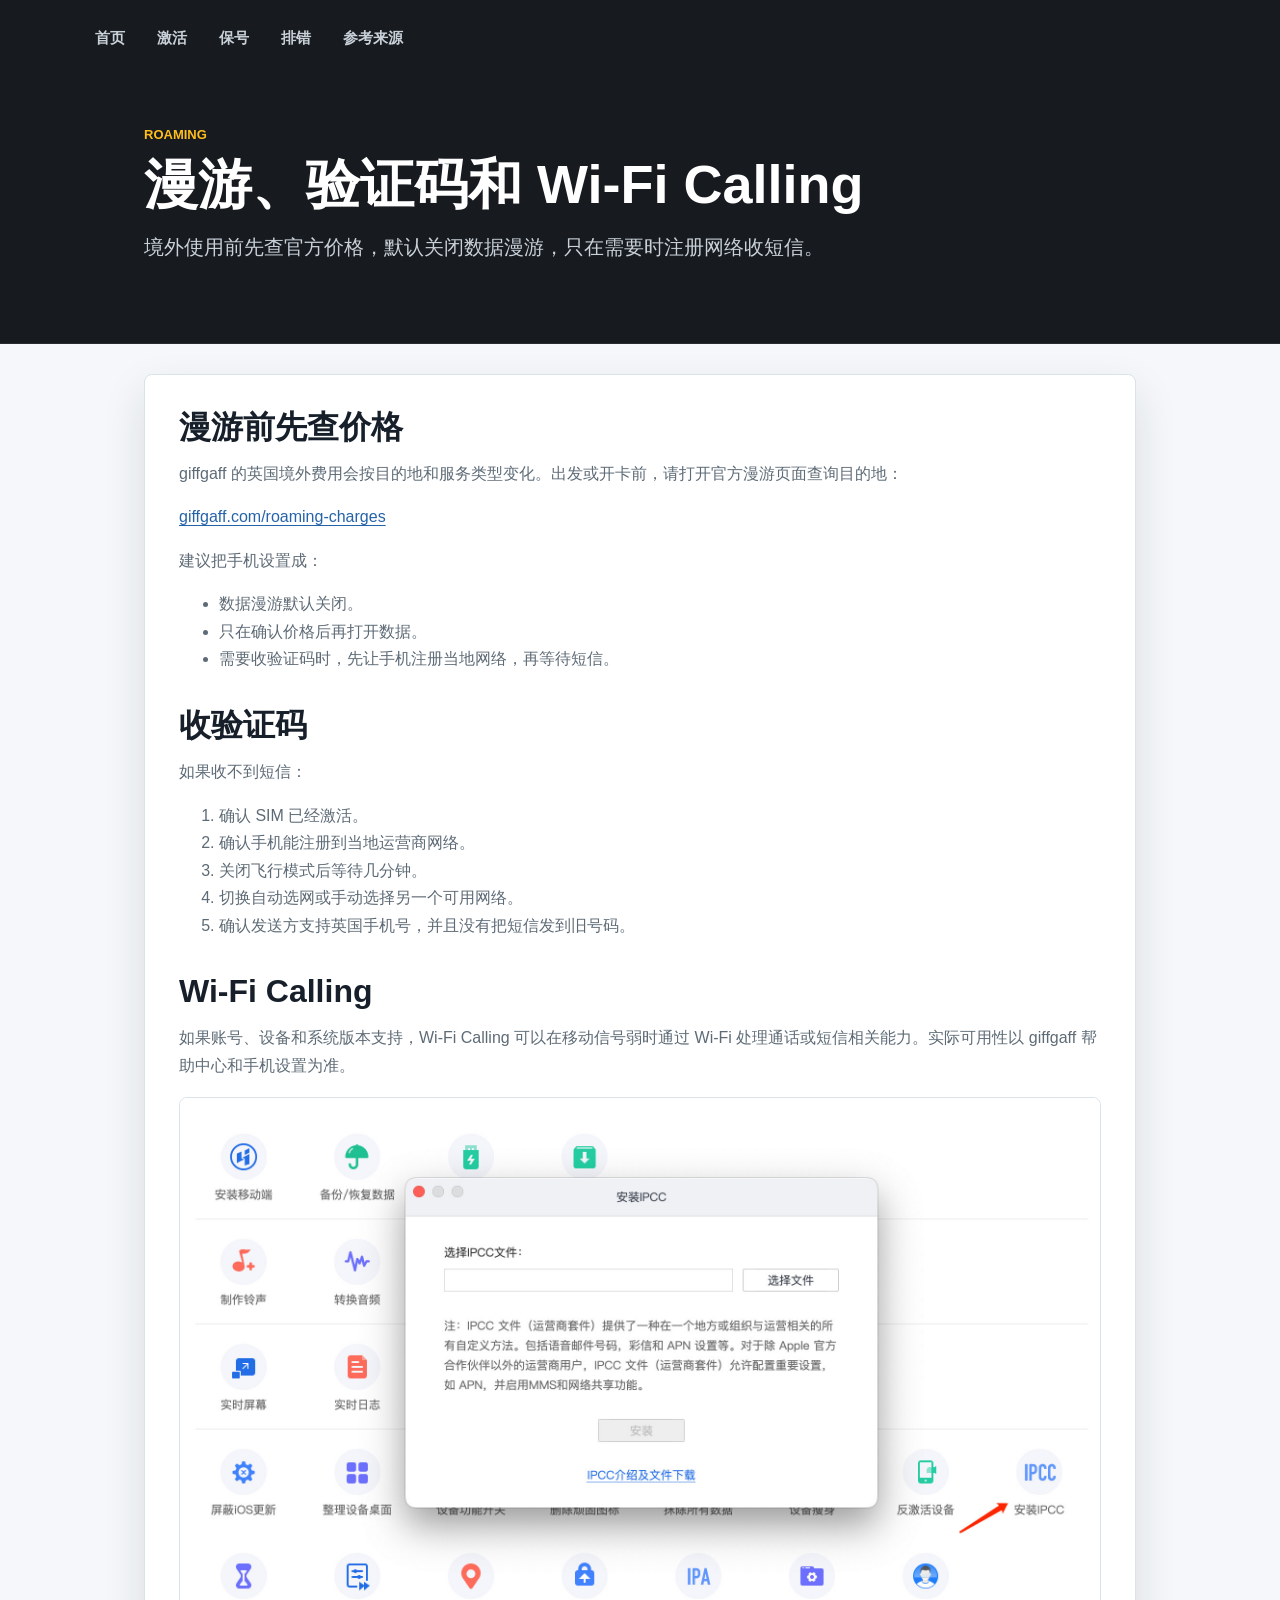
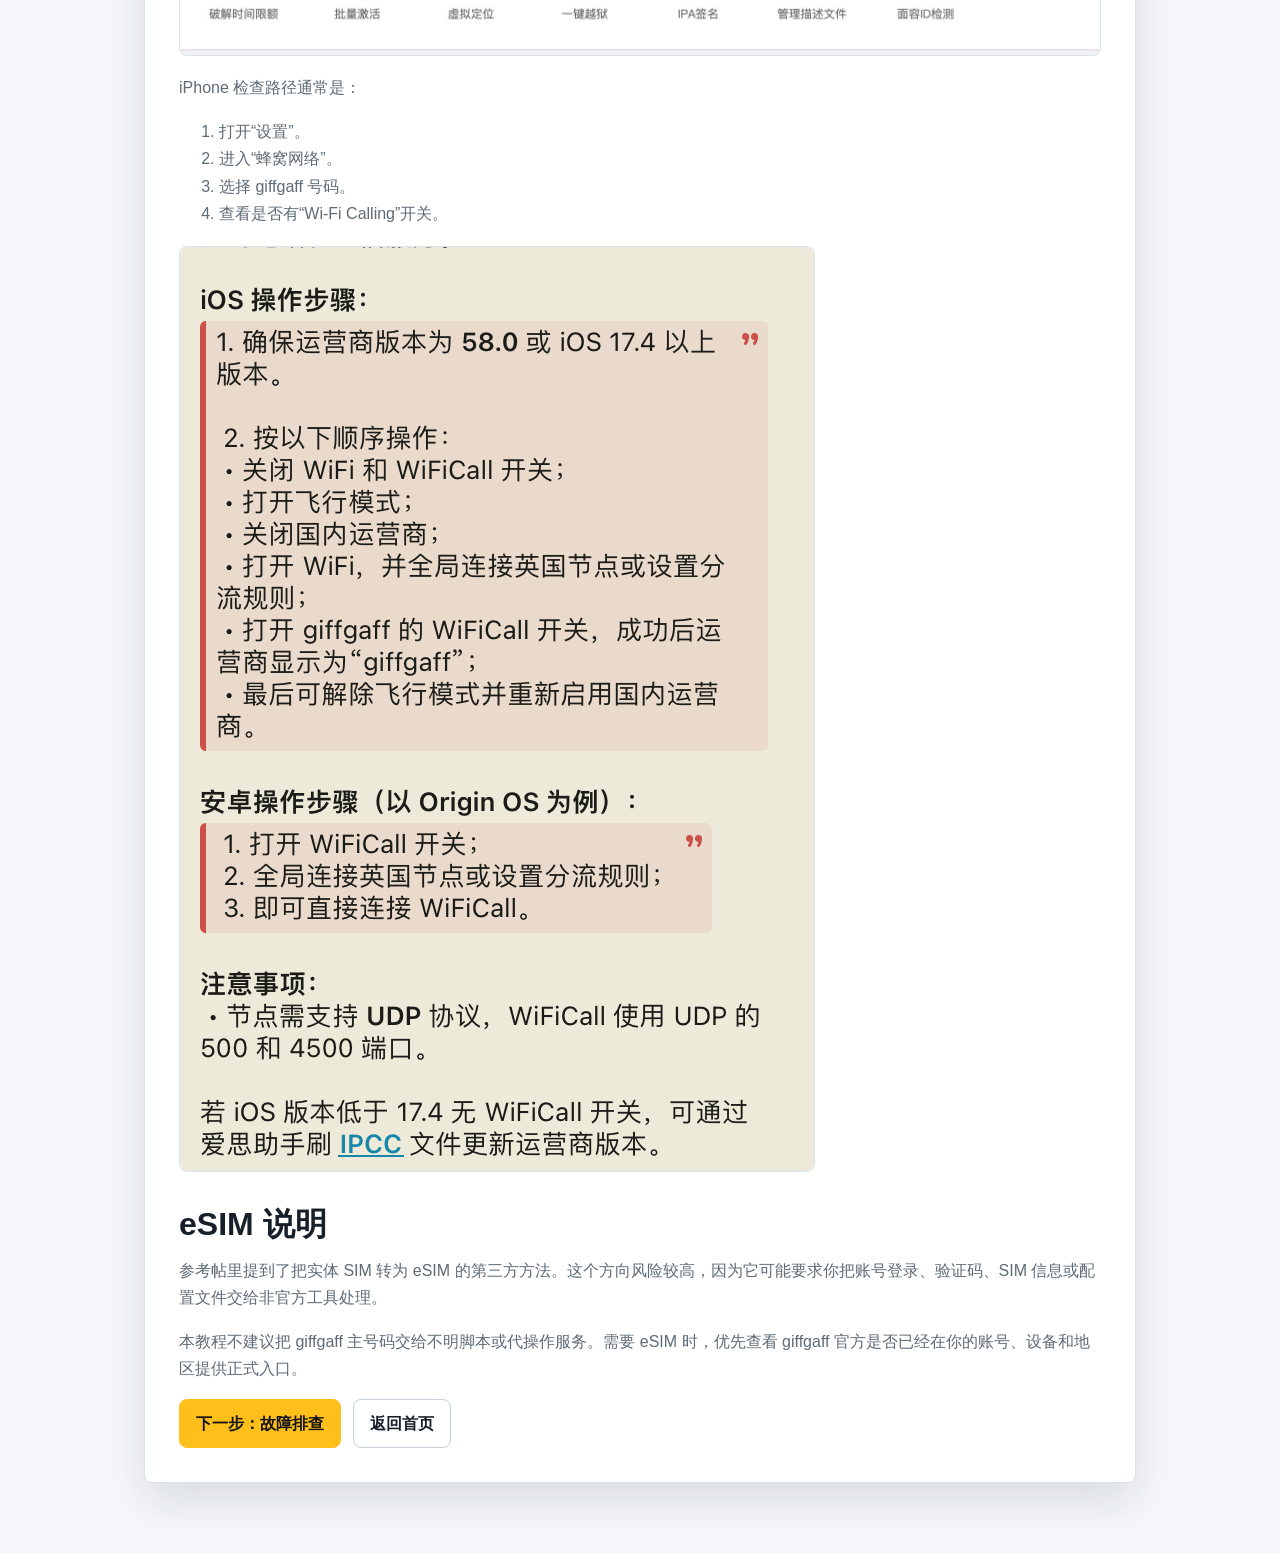
<file: docs/roaming-and-wifi-calling.html>
<!doctype html>
<html lang="zh-CN">
  <head>
    <meta charset="utf-8" />
    <meta name="viewport" content="width=device-width, initial-scale=1" />
    <title>漫游、验证码和 Wi-Fi Calling - giffgaff 中文使用教程</title>
    <link rel="icon" href="../assets/site-icon.svg" type="image/svg+xml" />
    <link rel="stylesheet" href="../styles.css" />
  </head>
  <body>
    <header class="doc-header">
      <nav class="doc-nav" aria-label="文档导航">
        <a href="../index.html">首页</a>
        <a href="./activation.html">激活</a>
        <a href="./keep-number.html">保号</a>
        <a href="./troubleshooting.html">排错</a>
        <a href="./references.html">参考来源</a>
      </nav>
      <div class="doc-title">
        <p class="eyebrow">Roaming</p>
        <h1>漫游、验证码和 Wi-Fi Calling</h1>
        <p class="lead">境外使用前先查官方价格，默认关闭数据漫游，只在需要时注册网络收短信。</p>
      </div>
    </header>

    <main class="doc-main">
      <article>
        <h2>漫游前先查价格</h2>
        <p>giffgaff 的英国境外费用会按目的地和服务类型变化。出发或开卡前，请打开官方漫游页面查询目的地：</p>
        <p><a href="https://www.giffgaff.com/roaming-charges">giffgaff.com/roaming-charges</a></p>
        <p>建议把手机设置成：</p>
        <ul>
          <li>数据漫游默认关闭。</li>
          <li>只在确认价格后再打开数据。</li>
          <li>需要收验证码时，先让手机注册当地网络，再等待短信。</li>
        </ul>

        <h2>收验证码</h2>
        <p>如果收不到短信：</p>
        <ol>
          <li>确认 SIM 已经激活。</li>
          <li>确认手机能注册到当地运营商网络。</li>
          <li>关闭飞行模式后等待几分钟。</li>
          <li>切换自动选网或手动选择另一个可用网络。</li>
          <li>确认发送方支持英国手机号，并且没有把短信发到旧号码。</li>
        </ol>

        <h2>Wi-Fi Calling</h2>
        <p>如果账号、设备和系统版本支持，Wi-Fi Calling 可以在移动信号弱时通过 Wi-Fi 处理通话或短信相关能力。实际可用性以 giffgaff 帮助中心和手机设置为准。</p>
        <img src="../assets/images/wifi-calling-intro.jpeg" alt="Wi-Fi Calling 说明截图" />
        <p>iPhone 检查路径通常是：</p>
        <ol>
          <li>打开“设置”。</li>
          <li>进入“蜂窝网络”。</li>
          <li>选择 giffgaff 号码。</li>
          <li>查看是否有“Wi-Fi Calling”开关。</li>
        </ol>
        <img src="../assets/images/ios-wifi-calling-settings.png" alt="iPhone Wi-Fi Calling 设置截图" />

        <h2>eSIM 说明</h2>
        <p>参考帖里提到了把实体 SIM 转为 eSIM 的第三方方法。这个方向风险较高，因为它可能要求你把账号登录、验证码、SIM 信息或配置文件交给非官方工具处理。</p>
        <p>本教程不建议把 giffgaff 主号码交给不明脚本或代操作服务。需要 eSIM 时，优先查看 giffgaff 官方是否已经在你的账号、设备和地区提供正式入口。</p>

        <div class="next-links">
          <a class="button primary" href="./troubleshooting.html">下一步：故障排查</a>
          <a class="button" href="../index.html">返回首页</a>
        </div>
      </article>
    </main>
  </body>
</html>
</file>
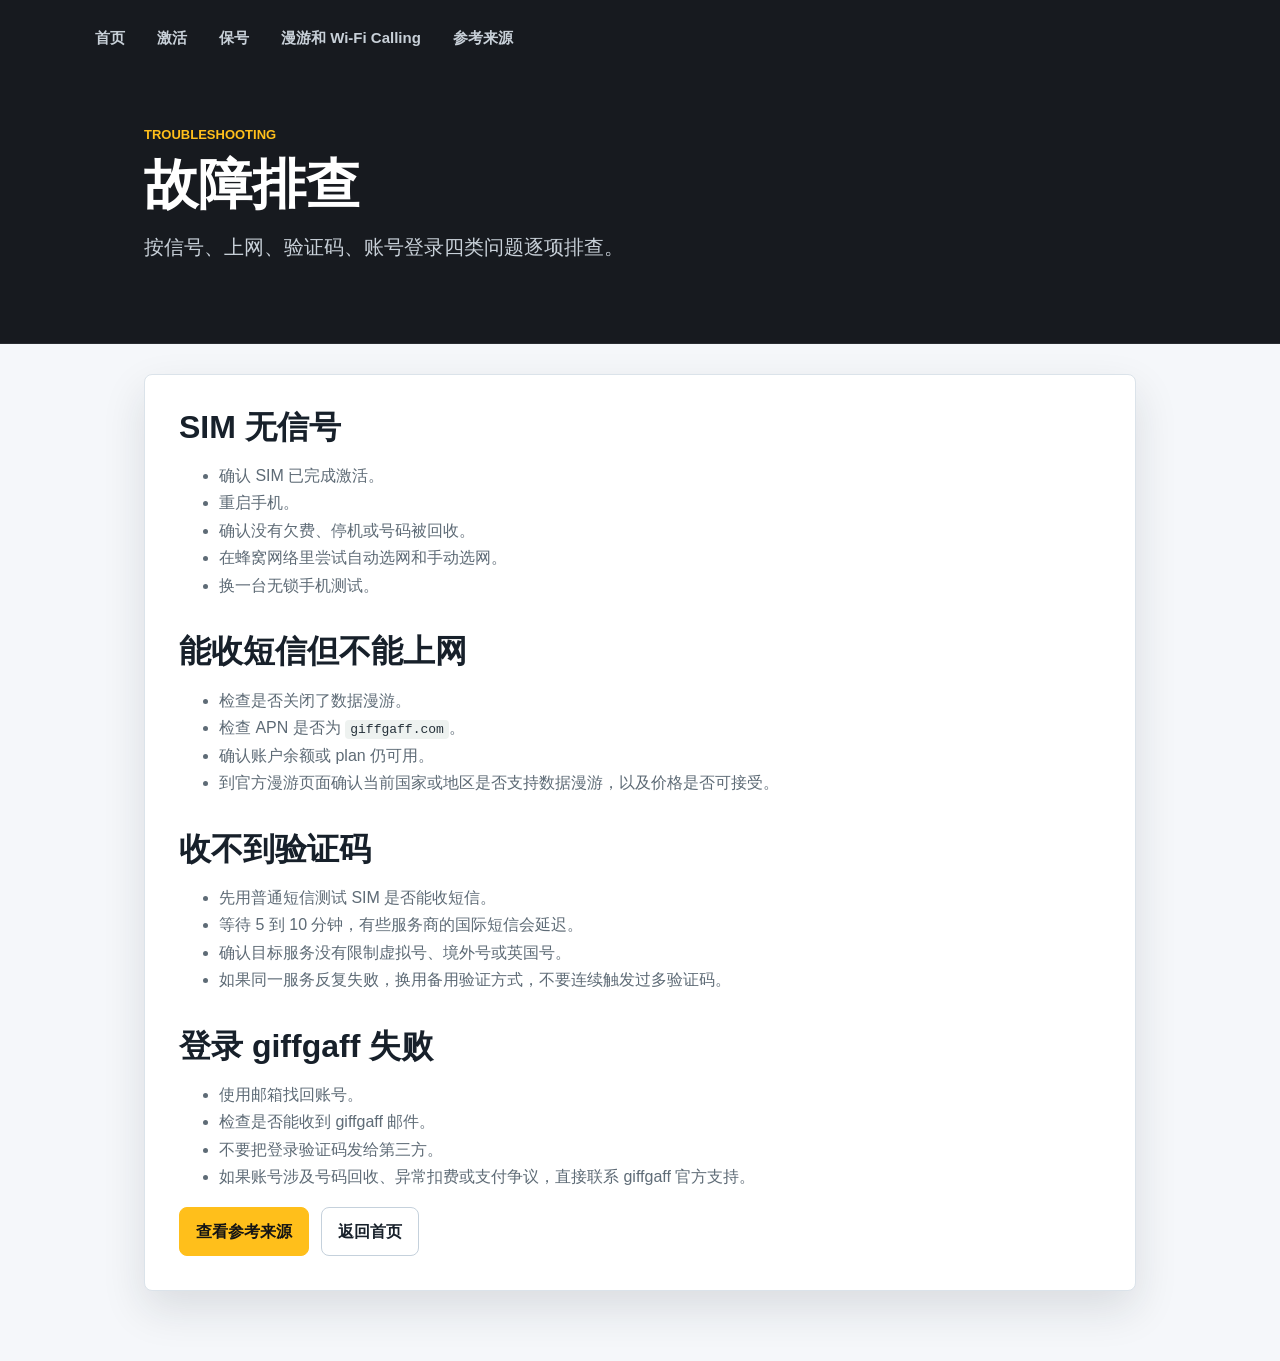
<file: docs/troubleshooting.html>
<!doctype html>
<html lang="zh-CN">
  <head>
    <meta charset="utf-8" />
    <meta name="viewport" content="width=device-width, initial-scale=1" />
    <title>故障排查 - giffgaff 中文使用教程</title>
    <link rel="icon" href="../assets/site-icon.svg" type="image/svg+xml" />
    <link rel="stylesheet" href="../styles.css" />
  </head>
  <body>
    <header class="doc-header">
      <nav class="doc-nav" aria-label="文档导航">
        <a href="../index.html">首页</a>
        <a href="./activation.html">激活</a>
        <a href="./keep-number.html">保号</a>
        <a href="./roaming-and-wifi-calling.html">漫游和 Wi-Fi Calling</a>
        <a href="./references.html">参考来源</a>
      </nav>
      <div class="doc-title">
        <p class="eyebrow">Troubleshooting</p>
        <h1>故障排查</h1>
        <p class="lead">按信号、上网、验证码、账号登录四类问题逐项排查。</p>
      </div>
    </header>

    <main class="doc-main">
      <article>
        <h2>SIM 无信号</h2>
        <ul>
          <li>确认 SIM 已完成激活。</li>
          <li>重启手机。</li>
          <li>确认没有欠费、停机或号码被回收。</li>
          <li>在蜂窝网络里尝试自动选网和手动选网。</li>
          <li>换一台无锁手机测试。</li>
        </ul>

        <h2>能收短信但不能上网</h2>
        <ul>
          <li>检查是否关闭了数据漫游。</li>
          <li>检查 APN 是否为 <code>giffgaff.com</code>。</li>
          <li>确认账户余额或 plan 仍可用。</li>
          <li>到官方漫游页面确认当前国家或地区是否支持数据漫游，以及价格是否可接受。</li>
        </ul>

        <h2>收不到验证码</h2>
        <ul>
          <li>先用普通短信测试 SIM 是否能收短信。</li>
          <li>等待 5 到 10 分钟，有些服务商的国际短信会延迟。</li>
          <li>确认目标服务没有限制虚拟号、境外号或英国号。</li>
          <li>如果同一服务反复失败，换用备用验证方式，不要连续触发过多验证码。</li>
        </ul>

        <h2>登录 giffgaff 失败</h2>
        <ul>
          <li>使用邮箱找回账号。</li>
          <li>检查是否能收到 giffgaff 邮件。</li>
          <li>不要把登录验证码发给第三方。</li>
          <li>如果账号涉及号码回收、异常扣费或支付争议，直接联系 giffgaff 官方支持。</li>
        </ul>

        <div class="next-links">
          <a class="button primary" href="./references.html">查看参考来源</a>
          <a class="button" href="../index.html">返回首页</a>
        </div>
      </article>
    </main>
  </body>
</html>
</file>
<file: styles.css>
:root {
  color-scheme: light;
  --bg: #f5f7fa;
  --surface: #ffffff;
  --surface-soft: #eef3f0;
  --ink: #17202a;
  --muted: #5e6b76;
  --line: #dbe3ea;
  --line-strong: #c5d1dc;
  --brand: #ffbf1b;
  --brand-dark: #9d5a00;
  --green: #1c7c59;
  --blue: #2563a9;
  --coral: #e66f51;
  --header: #171a1f;
  --header-muted: #c8d0d8;
  --shadow: 0 18px 44px rgba(23, 32, 42, 0.12);
}

* {
  box-sizing: border-box;
}

html {
  scroll-behavior: smooth;
}

body {
  margin: 0;
  background: var(--bg);
  color: var(--ink);
  font-family: -apple-system, BlinkMacSystemFont, "Segoe UI", "PingFang SC", "Microsoft YaHei", sans-serif;
  line-height: 1.72;
}

img {
  max-width: 100%;
}

a {
  color: var(--blue);
  text-decoration-thickness: 0.08em;
  text-underline-offset: 0.18em;
}

a:hover {
  color: #174a82;
}

.site-header,
.doc-header {
  background: var(--header);
  color: #ffffff;
  border-bottom: 1px solid rgba(255, 255, 255, 0.08);
}

.nav,
.doc-nav {
  max-width: 1160px;
  margin: 0 auto;
  padding: 18px 24px;
  display: flex;
  align-items: center;
  justify-content: space-between;
  gap: 24px;
}

.brand {
  display: inline-flex;
  align-items: center;
  gap: 10px;
  min-height: 40px;
  color: #ffffff;
  font-weight: 800;
  text-decoration: none;
}

.brand img {
  width: 32px;
  height: 32px;
}

.nav-links,
.doc-nav {
  display: flex;
  gap: 10px;
  flex-wrap: wrap;
}

.nav a,
.doc-nav a {
  color: var(--header-muted);
  font-size: 15px;
  font-weight: 700;
  text-decoration: none;
}

.nav-links a,
.doc-nav a {
  min-height: 36px;
  padding: 6px 10px;
  border: 1px solid transparent;
  border-radius: 8px;
}

.nav-links a:hover,
.doc-nav a:hover {
  color: #ffffff;
  border-color: rgba(255, 255, 255, 0.18);
  background: rgba(255, 255, 255, 0.06);
}

.hero {
  max-width: 1160px;
  margin: 0 auto;
  padding: 70px 24px 78px;
  display: grid;
  grid-template-columns: minmax(0, 1fr) minmax(360px, 520px);
  gap: 48px;
  align-items: center;
}

.hero-copy {
  min-width: 0;
}

.eyebrow,
.kicker {
  margin: 0 0 10px;
  color: var(--brand);
  font-weight: 800;
  text-transform: uppercase;
  font-size: 13px;
}

h1,
h2,
h3,
p {
  margin-top: 0;
}

h1 {
  max-width: 780px;
  margin-bottom: 18px;
  font-size: 64px;
  line-height: 1.04;
  letter-spacing: 0;
}

.lead {
  max-width: 760px;
  color: var(--header-muted);
  font-size: 20px;
}

.actions {
  display: flex;
  gap: 12px;
  flex-wrap: wrap;
  margin-top: 28px;
}

.button {
  display: inline-flex;
  align-items: center;
  justify-content: center;
  min-height: 44px;
  padding: 10px 16px;
  border: 1px solid var(--line-strong);
  border-radius: 8px;
  color: var(--ink);
  background: var(--surface);
  text-decoration: none;
  font-weight: 800;
}

.button:hover {
  color: var(--ink);
  border-color: var(--ink);
}

.button.primary {
  border-color: var(--brand);
  background: var(--brand);
  color: #141414;
}

.button.ghost {
  color: #ffffff;
  border-color: rgba(255, 255, 255, 0.24);
  background: rgba(255, 255, 255, 0.08);
}

.button.ghost:hover {
  color: #ffffff;
  border-color: rgba(255, 255, 255, 0.48);
}

.quick-facts {
  display: grid;
  grid-template-columns: repeat(3, minmax(0, 1fr));
  gap: 12px;
  margin: 34px 0 0;
}

.quick-facts div {
  padding: 14px;
  border: 1px solid rgba(255, 255, 255, 0.12);
  border-radius: 8px;
  background: rgba(255, 255, 255, 0.06);
}

.quick-facts dt {
  color: #ffffff;
  font-size: 26px;
  font-weight: 900;
  line-height: 1;
}

.quick-facts dd {
  margin: 6px 0 0;
  color: var(--header-muted);
  font-size: 13px;
}

figure,
.note,
.links-panel {
  margin: 0;
  background: var(--surface);
  border: 1px solid var(--line);
  border-radius: 8px;
  box-shadow: var(--shadow);
}

figure {
  overflow: hidden;
}

figure img {
  display: block;
  width: 100%;
  height: auto;
}

.hero-visual {
  border-color: rgba(255, 255, 255, 0.16);
  background: #ffffff;
}

figcaption {
  padding: 12px 14px;
  color: var(--muted);
  font-size: 14px;
}

main {
  max-width: 1160px;
  margin: 0 auto;
  padding: 30px 24px 70px;
}

.section {
  display: grid;
  grid-template-columns: minmax(0, 1fr) minmax(280px, 440px);
  gap: 38px;
  align-items: center;
  padding: 58px 0;
  border-bottom: 1px solid var(--line);
}

.section.alt {
  grid-template-columns: minmax(280px, 440px) minmax(0, 1fr);
}

.section.alt .section-copy {
  order: 2;
}

h2 {
  margin-bottom: 14px;
  font-size: 38px;
  line-height: 1.16;
  letter-spacing: 0;
}

h3 {
  margin-bottom: 8px;
  font-size: 22px;
  line-height: 1.25;
  letter-spacing: 0;
}

.section-copy p,
.section-copy li,
.doc-main p,
.doc-main li {
  color: var(--muted);
}

.section-copy h2,
.doc-main h2,
.doc-main h3 {
  color: var(--ink);
}

.note,
.links-panel {
  padding: 24px;
}

.note {
  border-left: 4px solid var(--coral);
}

.note strong {
  display: block;
  margin-bottom: 8px;
  color: var(--brand-dark);
  font-size: 18px;
}

.links-panel {
  display: grid;
  gap: 10px;
}

.links-panel h3 {
  margin-bottom: 4px;
}

.checklist {
  padding-left: 20px;
}

.doc-header .doc-nav {
  justify-content: flex-start;
}

.doc-title {
  max-width: 1040px;
  margin: 0 auto;
  padding: 48px 24px 58px;
}

.doc-title h1 {
  max-width: 760px;
  font-size: 54px;
}

.doc-main {
  max-width: 1040px;
}

.doc-main article:not(.activation-guide) {
  background: var(--surface);
  border: 1px solid var(--line);
  border-radius: 8px;
  box-shadow: var(--shadow);
  padding: 34px;
}

.doc-main h2 {
  margin-top: 34px;
  font-size: 32px;
}

.doc-main h2:first-child {
  margin-top: 0;
}

.doc-main img {
  display: block;
  max-width: 100%;
  height: auto;
  margin: 18px 0;
  border: 1px solid var(--line);
  border-radius: 8px;
}

.doc-main table {
  width: 100%;
  border-collapse: collapse;
  margin: 18px 0;
  font-size: 15px;
}

.doc-main th,
.doc-main td {
  padding: 10px 12px;
  border: 1px solid var(--line);
  text-align: left;
  vertical-align: top;
}

.doc-main th {
  background: var(--surface-soft);
}

.doc-main code {
  padding: 2px 5px;
  border-radius: 4px;
  background: #eef2f0;
  color: #25313a;
}

.activation-guide {
  display: grid;
  gap: 24px;
}

.doc-intro,
.notice-band,
.support-grid > div {
  background: var(--surface);
  border: 1px solid var(--line);
  border-radius: 8px;
  box-shadow: var(--shadow);
}

.doc-intro {
  display: grid;
  grid-template-columns: minmax(0, 1fr) minmax(280px, 380px);
  gap: 28px;
  padding: 28px;
}

.doc-intro h2,
.support-grid h2 {
  margin-top: 0;
}

.prep-list {
  margin: 0;
  padding: 0;
  display: grid;
  gap: 10px;
  list-style: none;
}

.prep-list li {
  position: relative;
  padding-left: 22px;
}

.prep-list li::before {
  content: "";
  position: absolute;
  left: 0;
  top: 12px;
  width: 8px;
  height: 8px;
  border-radius: 50%;
  background: var(--green);
}

.notice-band {
  padding: 20px 24px;
  border-left: 4px solid var(--brand);
}

.notice-band strong {
  display: block;
  margin-bottom: 6px;
  color: var(--brand-dark);
}

.notice-band p {
  margin-bottom: 0;
}

.activation-steps {
  display: grid;
  gap: 22px;
}

.step-card {
  display: grid;
  grid-template-columns: minmax(260px, 0.78fr) minmax(0, 1.22fr);
  gap: 24px;
  align-items: center;
  padding: 24px;
  background: var(--surface);
  border: 1px solid var(--line);
  border-radius: 8px;
  box-shadow: var(--shadow);
}

.step-copy {
  min-width: 0;
}

.step-number {
  display: inline-flex;
  align-items: center;
  justify-content: center;
  width: 44px;
  height: 32px;
  margin-bottom: 16px;
  border-radius: 8px;
  background: #17202a;
  color: var(--brand);
  font-weight: 900;
  line-height: 1;
}

.step-card h2 {
  margin-top: 0;
  font-size: 30px;
}

.step-shot {
  box-shadow: none;
}

.step-shot img {
  margin: 0;
  border: 0;
}

.support-grid {
  display: grid;
  grid-template-columns: repeat(2, minmax(0, 1fr));
  gap: 22px;
}

.support-grid > div {
  padding: 26px;
}

.next-links {
  display: flex;
  gap: 12px;
  flex-wrap: wrap;
  margin-top: 4px;
}

footer {
  padding: 28px 24px 40px;
  color: var(--muted);
  text-align: center;
  border-top: 1px solid var(--line);
}

@media (max-width: 960px) {
  h1 {
    font-size: 48px;
  }

  h2 {
    font-size: 32px;
  }

  .hero,
  .section,
  .section.alt,
  .doc-intro,
  .step-card,
  .support-grid {
    grid-template-columns: 1fr;
  }

  .hero {
    padding-top: 48px;
    padding-bottom: 56px;
  }

  .section.alt .section-copy {
    order: 0;
  }

  .step-card {
    padding: 20px;
  }
}

@media (max-width: 640px) {
  .nav,
  .doc-nav {
    align-items: flex-start;
    flex-direction: column;
  }

  .nav-links,
  .doc-nav {
    gap: 6px;
  }

  h1,
  .doc-title h1 {
    font-size: 40px;
  }

  .lead {
    font-size: 18px;
  }

  .quick-facts {
    grid-template-columns: 1fr;
  }

  main {
    padding-left: 18px;
    padding-right: 18px;
  }

  .doc-main article:not(.activation-guide),
  .doc-intro,
  .support-grid > div {
    padding: 22px 18px;
  }

  .step-card {
    padding: 16px;
  }
}
</file>
